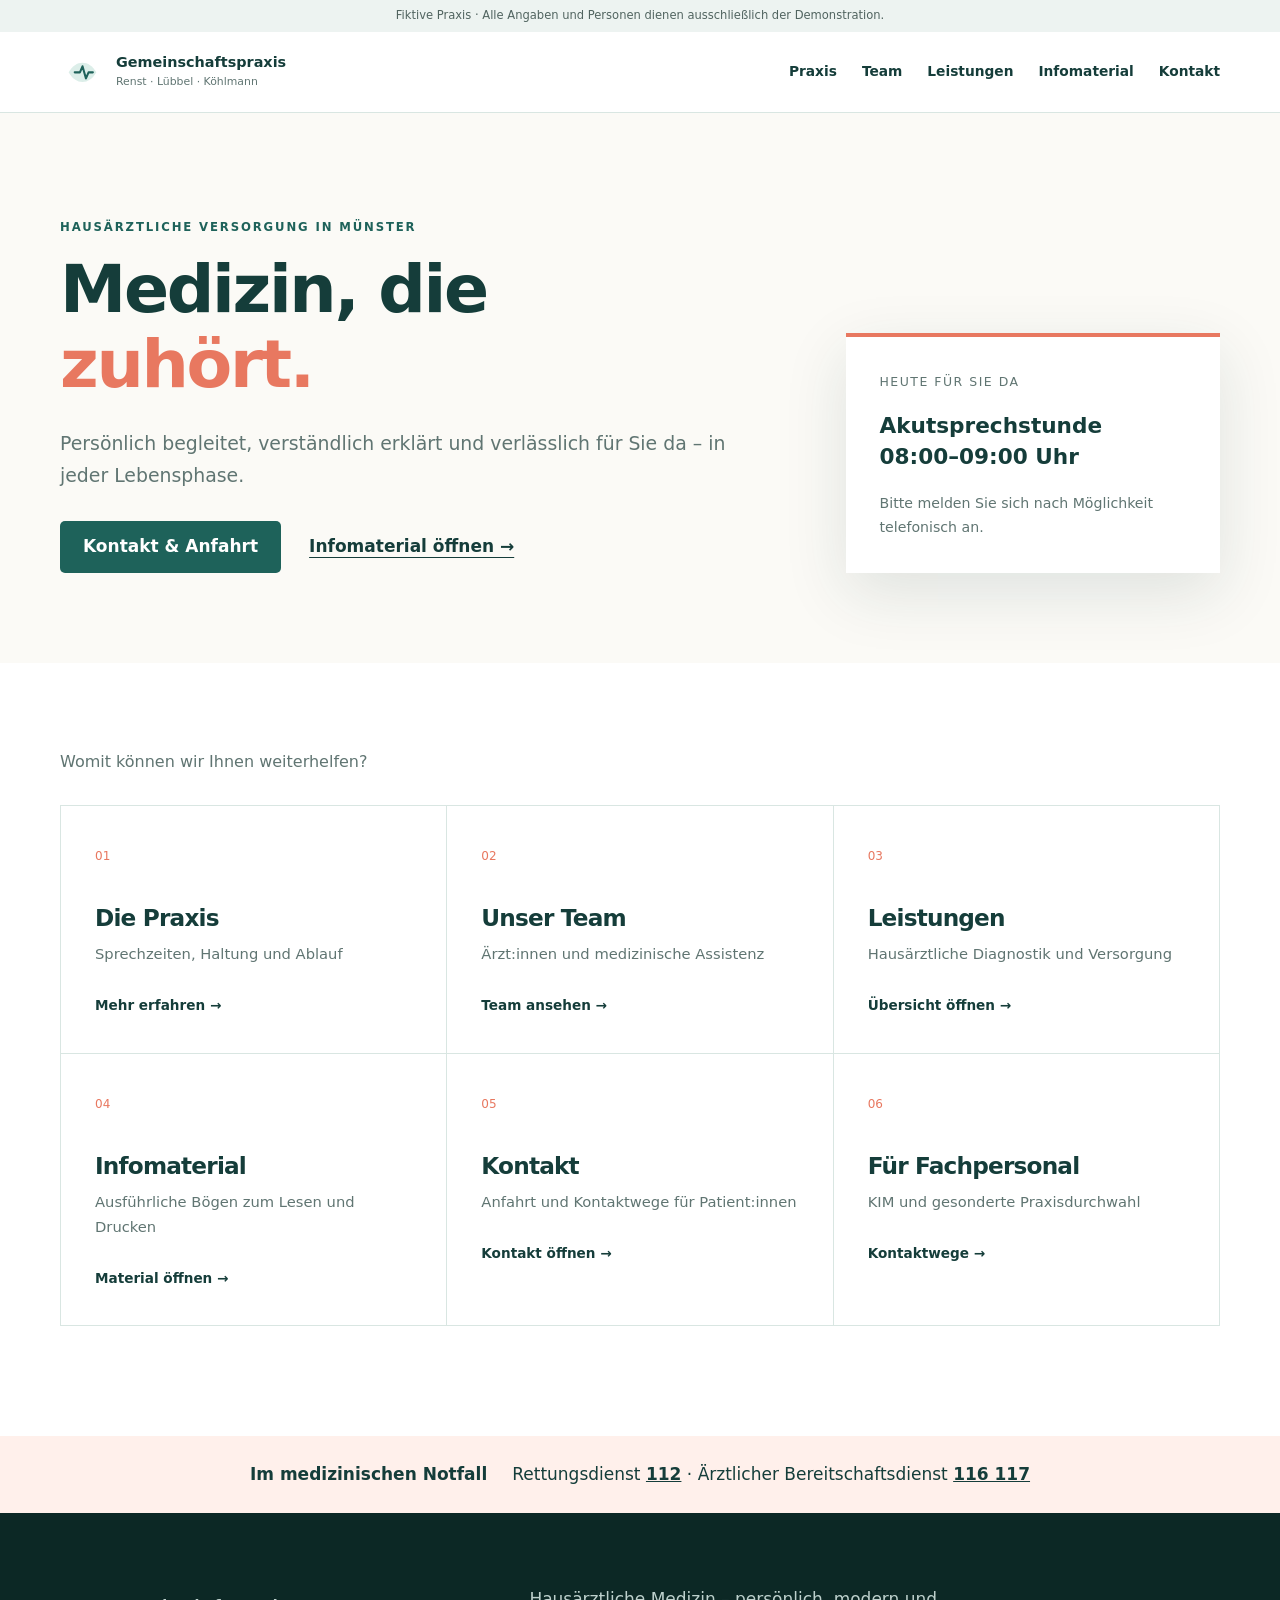
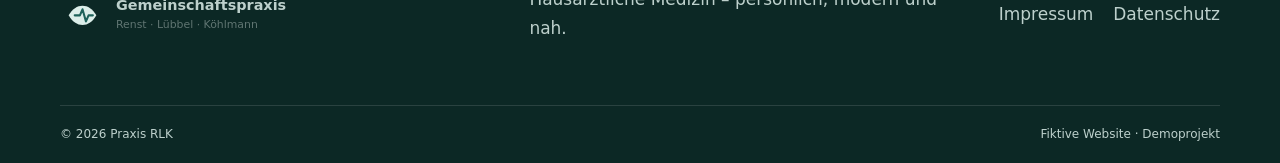
<file: index.html>
<!doctype html>
<html lang="de">
  <head>
    <meta charset="UTF-8" />
    <meta name="viewport" content="width=device-width,initial-scale=1" />
    <meta name="description" content="Fiktive Hausarztpraxis in Münster" />
    <title>Gemeinschaftspraxis RLK · Praxis RLK</title>
    <link rel="stylesheet" href="styles.css" />
  </head>
  <body>
    <a class="skip-link" href="#main-content">Zum Inhalt springen</a>
    <div class="demo-bar">
      Fiktive Praxis · Alle Angaben und Personen dienen ausschließlich der
      Demonstration.
    </div>
    <header class="site-header">
      <div class="container header-inner">
        <a class="brand" href="index.html" aria-label="Zur Startseite"
          ><svg class="logo" viewBox="0 0 52 52" aria-hidden="true">
            <path d="M10 27c8-15 24-15 32 0-8 15-24 15-32 0Z" />
            <path d="M17 27h6l3-7 4 14 3-7h5" /></svg
          ><span
            ><strong>Gemeinschaftspraxis</strong
            ><small>Renst · Lübbel · Köhlmann</small></span
          ></a
        ><button
          class="menu-toggle"
          type="button"
          aria-expanded="false"
          aria-controls="main-nav"
        >
          <span></span><span></span><span></span
          ><span class="sr-only">Menü öffnen</span>
        </button>
        <nav class="main-nav" id="main-nav" aria-label="Hauptnavigation">
          <a href="praxis.html">Praxis</a><a href="team.html">Team</a
          ><a href="leistungen.html">Leistungen</a
          ><a href="infomaterial.html">Infomaterial</a
          ><a href="kontakt.html">Kontakt</a>
        </nav>
      </div>
    </header>
    <main id="main-content">
      <section class="landing">
        <div class="container landing-grid">
          <div>
            <span class="eyebrow">Hausärztliche Versorgung in Münster</span>
            <h1>Medizin, die <em>zuhört.</em></h1>
            <p class="lead">
              Persönlich begleitet, verständlich erklärt und verlässlich für Sie
              da – in jeder Lebensphase.
            </p>
            <div class="hero-actions">
              <a class="button" href="kontakt.html">Kontakt & Anfahrt</a
              ><a class="text-link" href="infomaterial.html"
                >Infomaterial öffnen →</a
              >
            </div>
          </div>
          <div class="landing-panel">
            <span>Heute für Sie da</span
            ><strong>Akutsprechstunde<br />08:00–09:00 Uhr</strong
            ><small
              >Bitte melden Sie sich nach Möglichkeit telefonisch an.</small
            >
          </div>
        </div>
      </section>
      <section class="portal-section">
        <div class="container">
          <p class="portal-intro">Womit können wir Ihnen weiterhelfen?</p>
          <nav class="portal-grid" aria-label="Praxisbereiche">
            <a href="praxis.html"
              ><span>01</span>
              <h2>Die Praxis</h2>
              <p>Sprechzeiten, Haltung und Ablauf</p>
              <b>Mehr erfahren →</b></a
            ><a href="team.html"
              ><span>02</span>
              <h2>Unser Team</h2>
              <p>Ärzt:innen und medizinische Assistenz</p>
              <b>Team ansehen →</b></a
            ><a href="leistungen.html"
              ><span>03</span>
              <h2>Leistungen</h2>
              <p>Hausärztliche Diagnostik und Versorgung</p>
              <b>Übersicht öffnen →</b></a
            ><a href="infomaterial.html"
              ><span>04</span>
              <h2>Infomaterial</h2>
              <p>Ausführliche Bögen zum Lesen und Drucken</p>
              <b>Material öffnen →</b></a
            ><a href="kontakt.html"
              ><span>05</span>
              <h2>Kontakt</h2>
              <p>Anfahrt und Kontaktwege für Patient:innen</p>
              <b>Kontakt öffnen →</b></a
            ><a href="kontakt.html#fachpersonal"
              ><span>06</span>
              <h2>Für Fachpersonal</h2>
              <p>KIM und gesonderte Praxisdurchwahl</p>
              <b>Kontaktwege →</b></a
            >
          </nav>
        </div>
      </section>
      <aside class="emergency">
        <div class="container">
          <b>Im medizinischen Notfall</b>
          <p>
            Rettungsdienst <a href="tel:112">112</a> · Ärztlicher
            Bereitschaftsdienst <a href="tel:116117">116 117</a>
          </p>
        </div>
      </aside>
    </main>
    <footer class="site-footer">
      <div class="container footer-main">
        <a class="brand" href="index.html" aria-label="Zur Startseite"
          ><svg class="logo" viewBox="0 0 52 52" aria-hidden="true">
            <path d="M10 27c8-15 24-15 32 0-8 15-24 15-32 0Z" />
            <path d="M17 27h6l3-7 4 14 3-7h5" /></svg
          ><span
            ><strong>Gemeinschaftspraxis</strong
            ><small>Renst · Lübbel · Köhlmann</small></span
          ></a
        >
        <p>Hausärztliche Medizin – persönlich, modern und nah.</p>
        <nav>
          <a href="impressum.html">Impressum</a
          ><a href="datenschutz.html">Datenschutz</a>
        </nav>
      </div>
      <div class="container footer-bottom">
        <span>© 2026 Praxis RLK</span><span>Fiktive Website · Demoprojekt</span>
      </div>
    </footer>
    <script src="script.js"></script>
  </body>
</html>
</file>
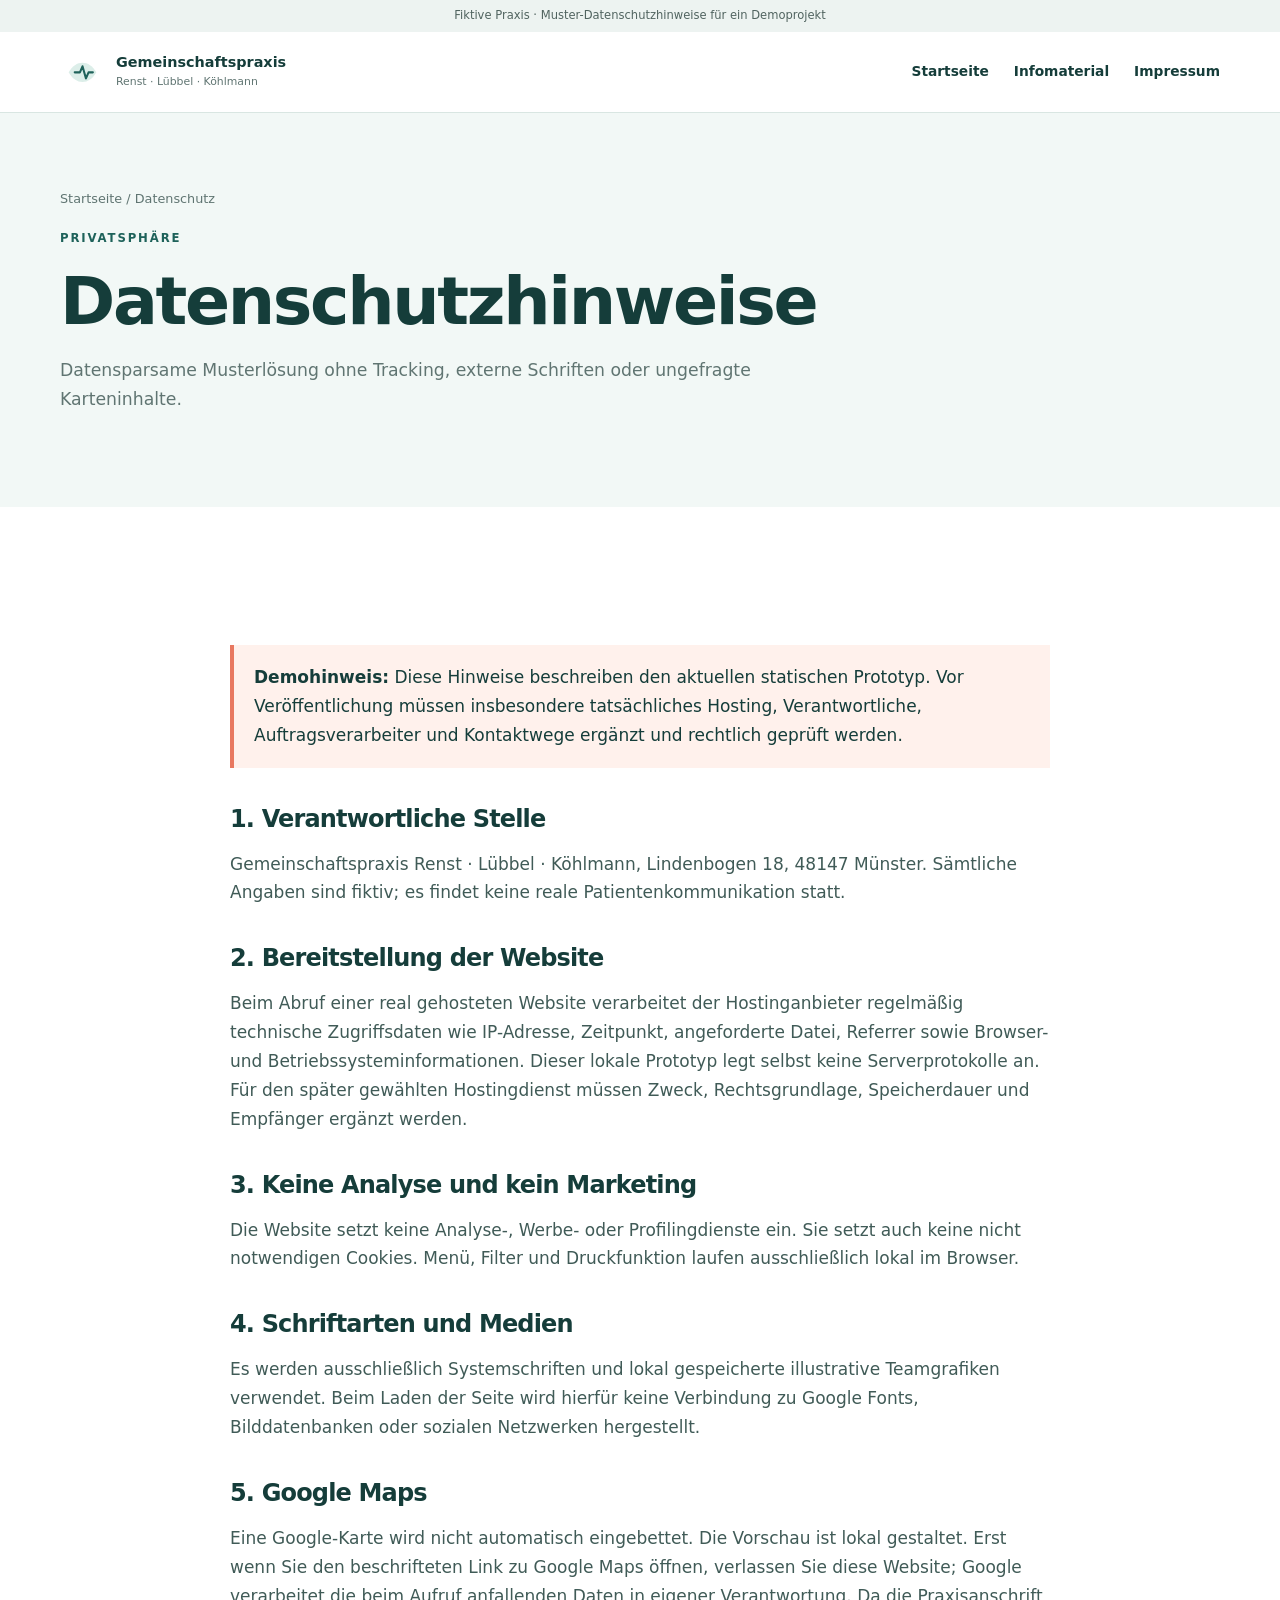
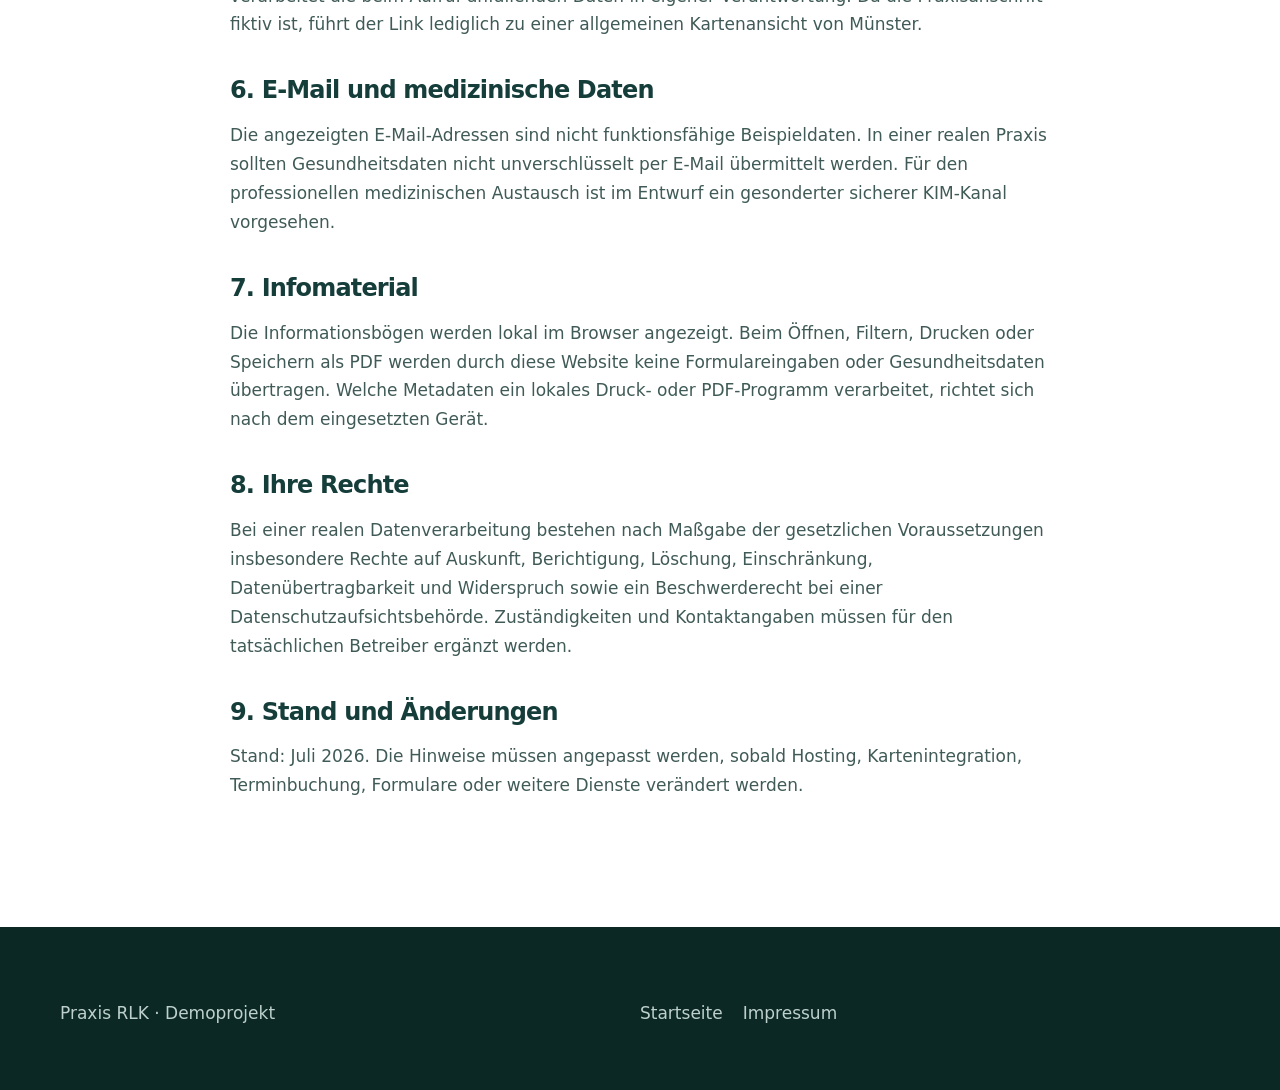
<file: datenschutz.html>
<!doctype html>
<html lang="de">
  <head>
    <meta charset="UTF-8" />
    <meta name="viewport" content="width=device-width,initial-scale=1" />
    <title>Datenschutz · Praxis RLK</title>
    <link rel="stylesheet" href="styles.css" />
  </head>
  <body>
    <div class="demo-bar">
      Fiktive Praxis · Muster-Datenschutzhinweise für ein Demoprojekt
    </div>
    <header class="site-header">
      <div class="container header-inner">
        <a class="brand" href="index.html"
          ><svg class="logo" viewBox="0 0 52 52">
            <path d="M10 27c8-15 24-15 32 0-8 15-24 15-32 0Z" />
            <path d="M17 27h6l3-7 4 14 3-7h5" /></svg
          ><span
            ><strong>Gemeinschaftspraxis</strong
            ><small>Renst · Lübbel · Köhlmann</small></span
          ></a
        >
        <button
          class="menu-toggle"
          type="button"
          aria-expanded="false"
          aria-controls="main-nav"
        >
          <span></span><span></span><span></span
          ><span class="sr-only">Menü öffnen</span>
        </button>
        <nav class="main-nav" id="main-nav" aria-label="Hauptnavigation">
          <a href="index.html">Startseite</a
          ><a href="infomaterial.html">Infomaterial</a
          ><a href="impressum.html">Impressum</a>
        </nav>
      </div>
    </header>
    <main>
      <section class="subpage-hero">
        <div class="container">
          <div class="breadcrumbs">
            <a href="index.html">Startseite</a> / Datenschutz
          </div>
          <span class="eyebrow">Privatsphäre</span>
          <h1>Datenschutzhinweise</h1>
          <p>
            Datensparsame Musterlösung ohne Tracking, externe Schriften oder
            ungefragte Karteninhalte.
          </p>
        </div>
      </section>
      <section class="section">
        <div class="container legal-copy">
          <div class="notice">
            <b>Demohinweis:</b> Diese Hinweise beschreiben den aktuellen
            statischen Prototyp. Vor Veröffentlichung müssen insbesondere
            tatsächliches Hosting, Verantwortliche, Auftragsverarbeiter und
            Kontaktwege ergänzt und rechtlich geprüft werden.
          </div>
          <h2>1. Verantwortliche Stelle</h2>
          <p>
            Gemeinschaftspraxis Renst · Lübbel · Köhlmann, Lindenbogen 18, 48147
            Münster. Sämtliche Angaben sind fiktiv; es findet keine reale
            Patientenkommunikation statt.
          </p>
          <h2>2. Bereitstellung der Website</h2>
          <p>
            Beim Abruf einer real gehosteten Website verarbeitet der
            Hostinganbieter regelmäßig technische Zugriffsdaten wie IP-Adresse,
            Zeitpunkt, angeforderte Datei, Referrer sowie Browser- und
            Betriebssysteminformationen. Dieser lokale Prototyp legt selbst
            keine Serverprotokolle an. Für den später gewählten Hostingdienst
            müssen Zweck, Rechtsgrundlage, Speicherdauer und Empfänger ergänzt
            werden.
          </p>
          <h2>3. Keine Analyse und kein Marketing</h2>
          <p>
            Die Website setzt keine Analyse-, Werbe- oder Profilingdienste ein.
            Sie setzt auch keine nicht notwendigen Cookies. Menü, Filter und
            Druckfunktion laufen ausschließlich lokal im Browser.
          </p>
          <h2>4. Schriftarten und Medien</h2>
          <p>
            Es werden ausschließlich Systemschriften und lokal gespeicherte
            illustrative Teamgrafiken verwendet. Beim Laden der Seite wird
            hierfür keine Verbindung zu Google Fonts, Bilddatenbanken oder
            sozialen Netzwerken hergestellt.
          </p>
          <h2>5. Google Maps</h2>
          <p>
            Eine Google-Karte wird nicht automatisch eingebettet. Die Vorschau
            ist lokal gestaltet. Erst wenn Sie den beschrifteten Link zu Google
            Maps öffnen, verlassen Sie diese Website; Google verarbeitet die
            beim Aufruf anfallenden Daten in eigener Verantwortung. Da die
            Praxisanschrift fiktiv ist, führt der Link lediglich zu einer
            allgemeinen Kartenansicht von Münster.
          </p>
          <h2>6. E-Mail und medizinische Daten</h2>
          <p>
            Die angezeigten E-Mail-Adressen sind nicht funktionsfähige
            Beispieldaten. In einer realen Praxis sollten Gesundheitsdaten nicht
            unverschlüsselt per E-Mail übermittelt werden. Für den
            professionellen medizinischen Austausch ist im Entwurf ein
            gesonderter sicherer KIM-Kanal vorgesehen.
          </p>
          <h2>7. Infomaterial</h2>
          <p>
            Die Informationsbögen werden lokal im Browser angezeigt. Beim
            Öffnen, Filtern, Drucken oder Speichern als PDF werden durch diese
            Website keine Formulareingaben oder Gesundheitsdaten übertragen.
            Welche Metadaten ein lokales Druck- oder PDF-Programm verarbeitet,
            richtet sich nach dem eingesetzten Gerät.
          </p>
          <h2>8. Ihre Rechte</h2>
          <p>
            Bei einer realen Datenverarbeitung bestehen nach Maßgabe der
            gesetzlichen Voraussetzungen insbesondere Rechte auf Auskunft,
            Berichtigung, Löschung, Einschränkung, Datenübertragbarkeit und
            Widerspruch sowie ein Beschwerderecht bei einer
            Datenschutzaufsichtsbehörde. Zuständigkeiten und Kontaktangaben
            müssen für den tatsächlichen Betreiber ergänzt werden.
          </p>
          <h2>9. Stand und Änderungen</h2>
          <p>
            Stand: Juli 2026. Die Hinweise müssen angepasst werden, sobald
            Hosting, Kartenintegration, Terminbuchung, Formulare oder weitere
            Dienste verändert werden.
          </p>
        </div>
      </section>
    </main>
    <footer class="site-footer">
      <div class="container footer-main">
        <p>Praxis RLK · Demoprojekt</p>
        <nav>
          <a href="index.html">Startseite</a
          ><a href="impressum.html">Impressum</a>
        </nav>
      </div>
    </footer>
  </body>
</html>
</file>
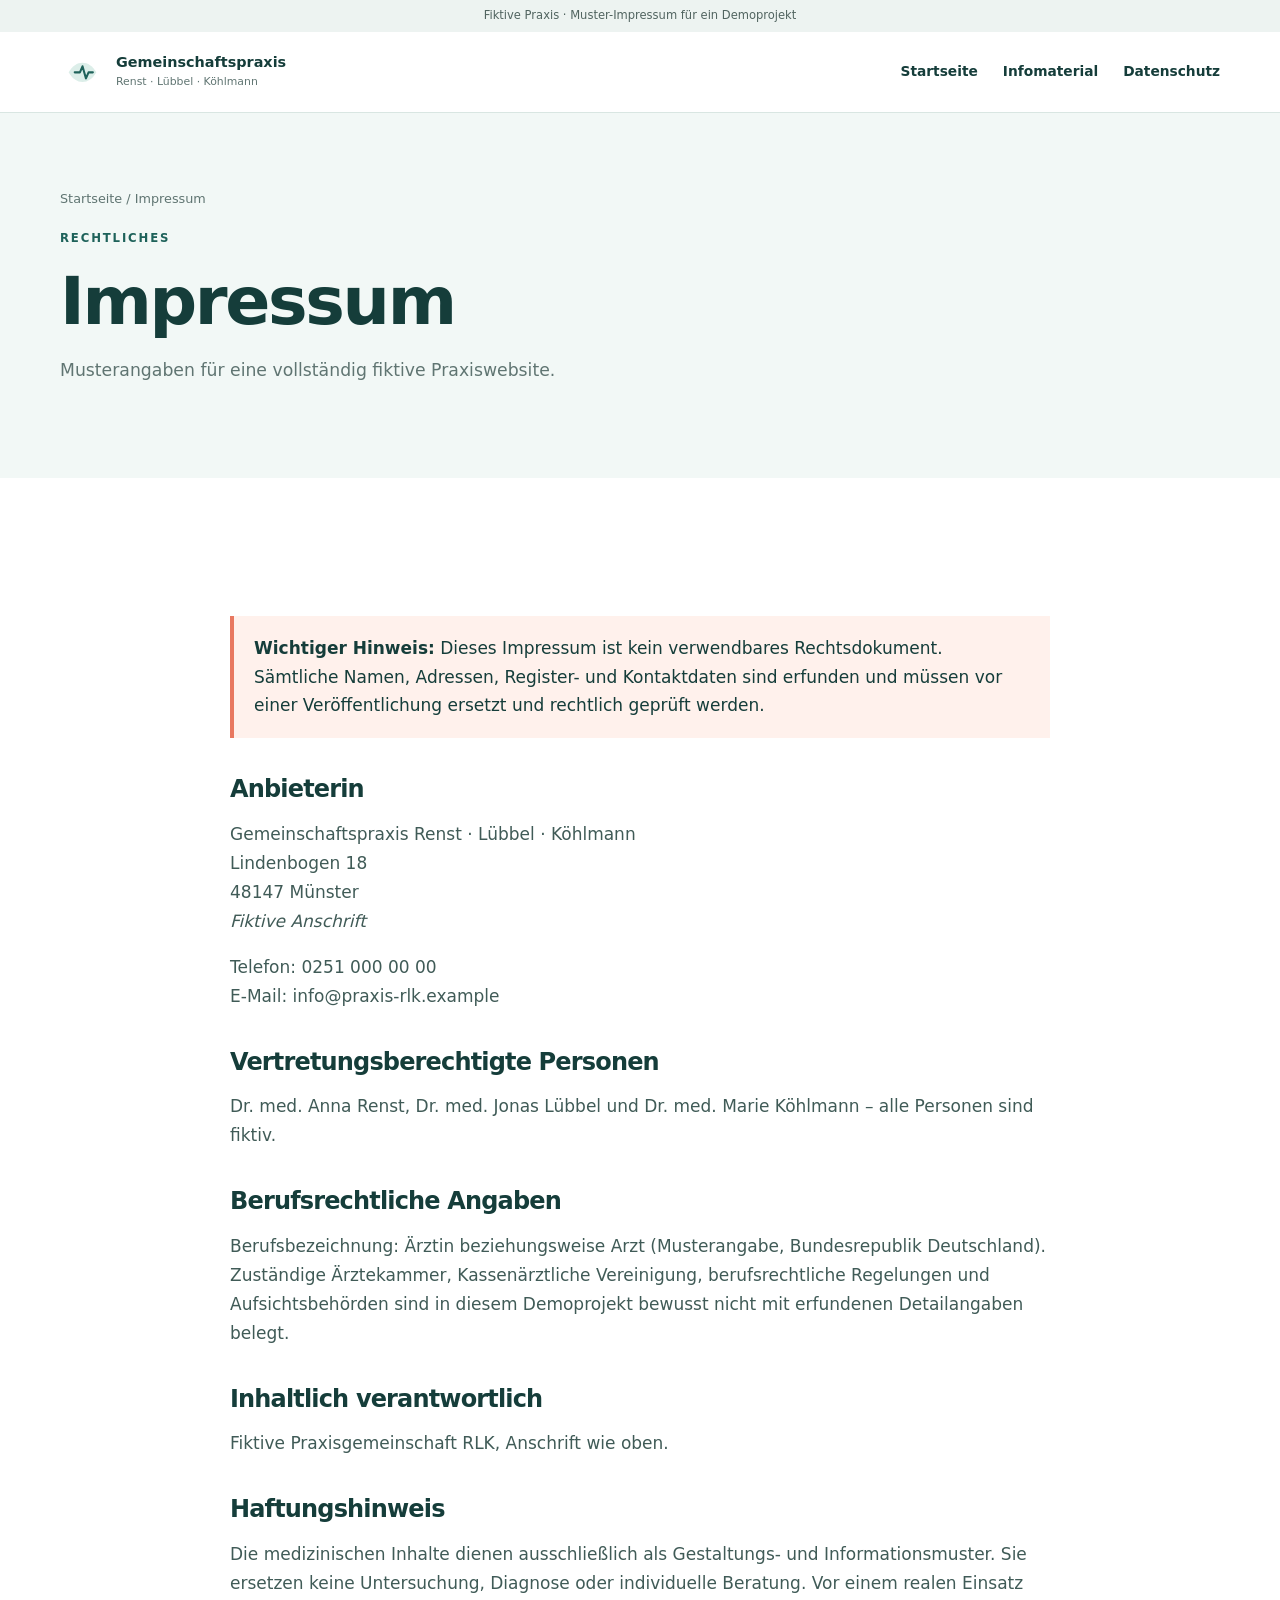
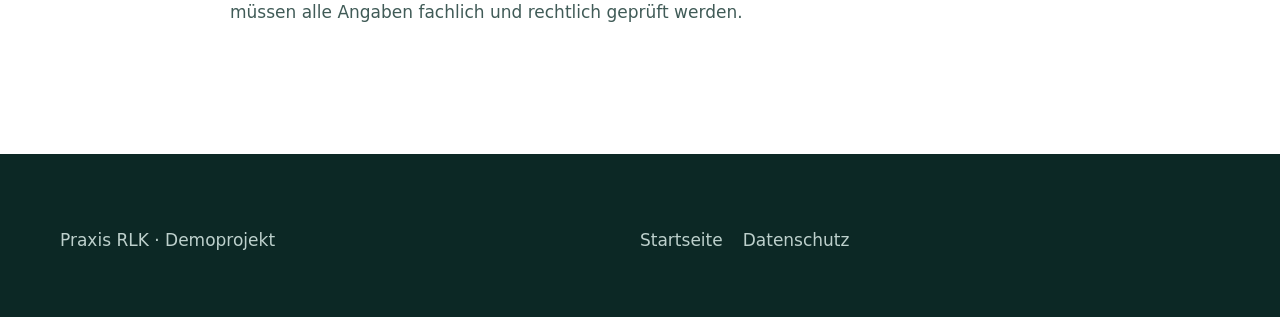
<file: impressum.html>
<!doctype html>
<html lang="de">
  <head>
    <meta charset="UTF-8" />
    <meta name="viewport" content="width=device-width,initial-scale=1" />
    <title>Impressum · Praxis RLK</title>
    <link rel="stylesheet" href="styles.css" />
  </head>
  <body>
    <div class="demo-bar">
      Fiktive Praxis · Muster-Impressum für ein Demoprojekt
    </div>
    <header class="site-header">
      <div class="container header-inner">
        <a class="brand" href="index.html"
          ><svg class="logo" viewBox="0 0 52 52">
            <path d="M10 27c8-15 24-15 32 0-8 15-24 15-32 0Z" />
            <path d="M17 27h6l3-7 4 14 3-7h5" /></svg
          ><span
            ><strong>Gemeinschaftspraxis</strong
            ><small>Renst · Lübbel · Köhlmann</small></span
          ></a
        >
        <button
          class="menu-toggle"
          type="button"
          aria-expanded="false"
          aria-controls="main-nav"
        >
          <span></span><span></span><span></span
          ><span class="sr-only">Menü öffnen</span>
        </button>
        <nav class="main-nav" id="main-nav" aria-label="Hauptnavigation">
          <a href="index.html">Startseite</a
          ><a href="infomaterial.html">Infomaterial</a
          ><a href="datenschutz.html">Datenschutz</a>
        </nav>
      </div>
    </header>
    <main>
      <section class="subpage-hero">
        <div class="container">
          <div class="breadcrumbs">
            <a href="index.html">Startseite</a> / Impressum
          </div>
          <span class="eyebrow">Rechtliches</span>
          <h1>Impressum</h1>
          <p>Musterangaben für eine vollständig fiktive Praxiswebsite.</p>
        </div>
      </section>
      <section class="section">
        <div class="container legal-copy">
          <div class="notice">
            <b>Wichtiger Hinweis:</b> Dieses Impressum ist kein verwendbares
            Rechtsdokument. Sämtliche Namen, Adressen, Register- und
            Kontaktdaten sind erfunden und müssen vor einer Veröffentlichung
            ersetzt und rechtlich geprüft werden.
          </div>
          <h2>Anbieterin</h2>
          <p>
            Gemeinschaftspraxis Renst · Lübbel · Köhlmann<br />Lindenbogen 18<br />48147
            Münster<br /><em>Fiktive Anschrift</em>
          </p>
          <p>Telefon: 0251 000 00 00<br />E-Mail: info@praxis-rlk.example</p>
          <h2>Vertretungsberechtigte Personen</h2>
          <p>
            Dr. med. Anna Renst, Dr. med. Jonas Lübbel und Dr. med. Marie
            Köhlmann – alle Personen sind fiktiv.
          </p>
          <h2>Berufsrechtliche Angaben</h2>
          <p>
            Berufsbezeichnung: Ärztin beziehungsweise Arzt (Musterangabe,
            Bundesrepublik Deutschland). Zuständige Ärztekammer, Kassenärztliche
            Vereinigung, berufsrechtliche Regelungen und Aufsichtsbehörden sind
            in diesem Demoprojekt bewusst nicht mit erfundenen Detailangaben
            belegt.
          </p>
          <h2>Inhaltlich verantwortlich</h2>
          <p>Fiktive Praxisgemeinschaft RLK, Anschrift wie oben.</p>
          <h2>Haftungshinweis</h2>
          <p>
            Die medizinischen Inhalte dienen ausschließlich als Gestaltungs- und
            Informationsmuster. Sie ersetzen keine Untersuchung, Diagnose oder
            individuelle Beratung. Vor einem realen Einsatz müssen alle Angaben
            fachlich und rechtlich geprüft werden.
          </p>
        </div>
      </section>
    </main>
    <footer class="site-footer">
      <div class="container footer-main">
        <p>Praxis RLK · Demoprojekt</p>
        <nav>
          <a href="index.html">Startseite</a
          ><a href="datenschutz.html">Datenschutz</a>
        </nav>
      </div>
    </footer>
  </body>
</html>
</file>
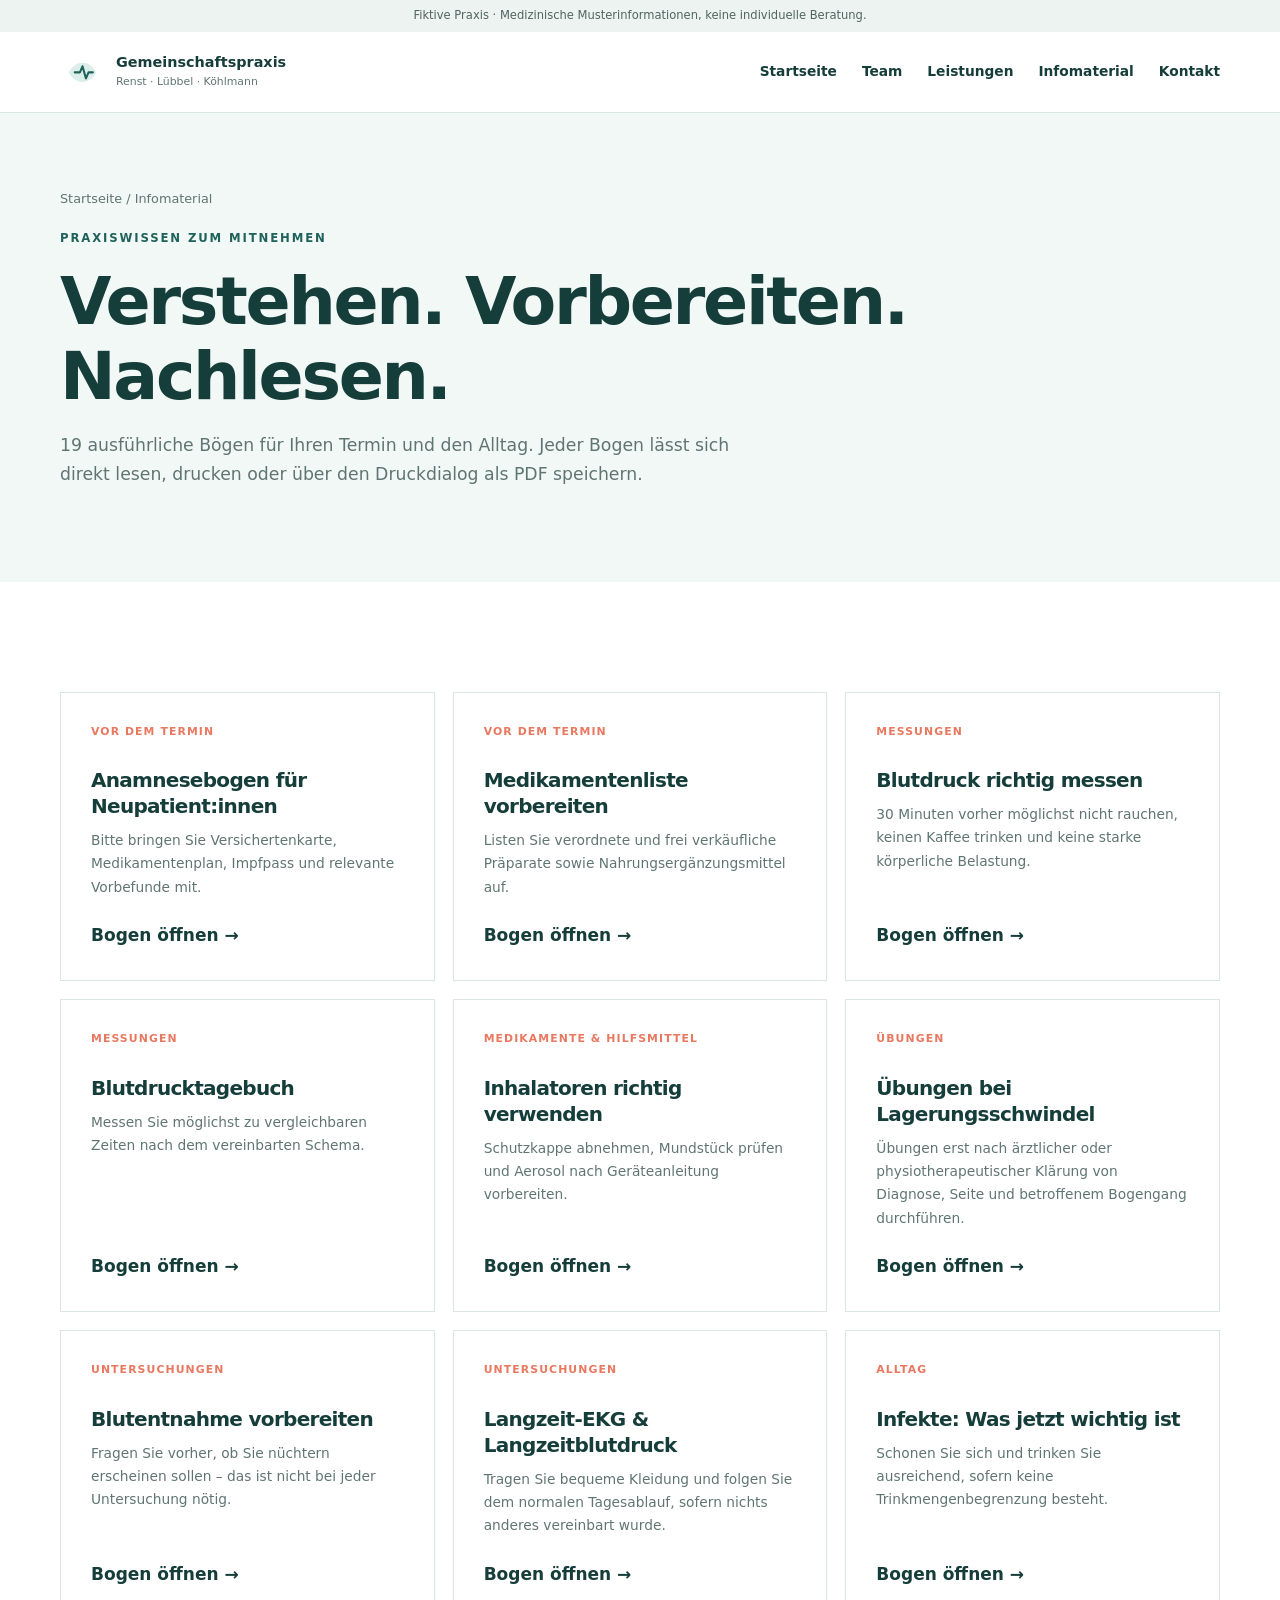
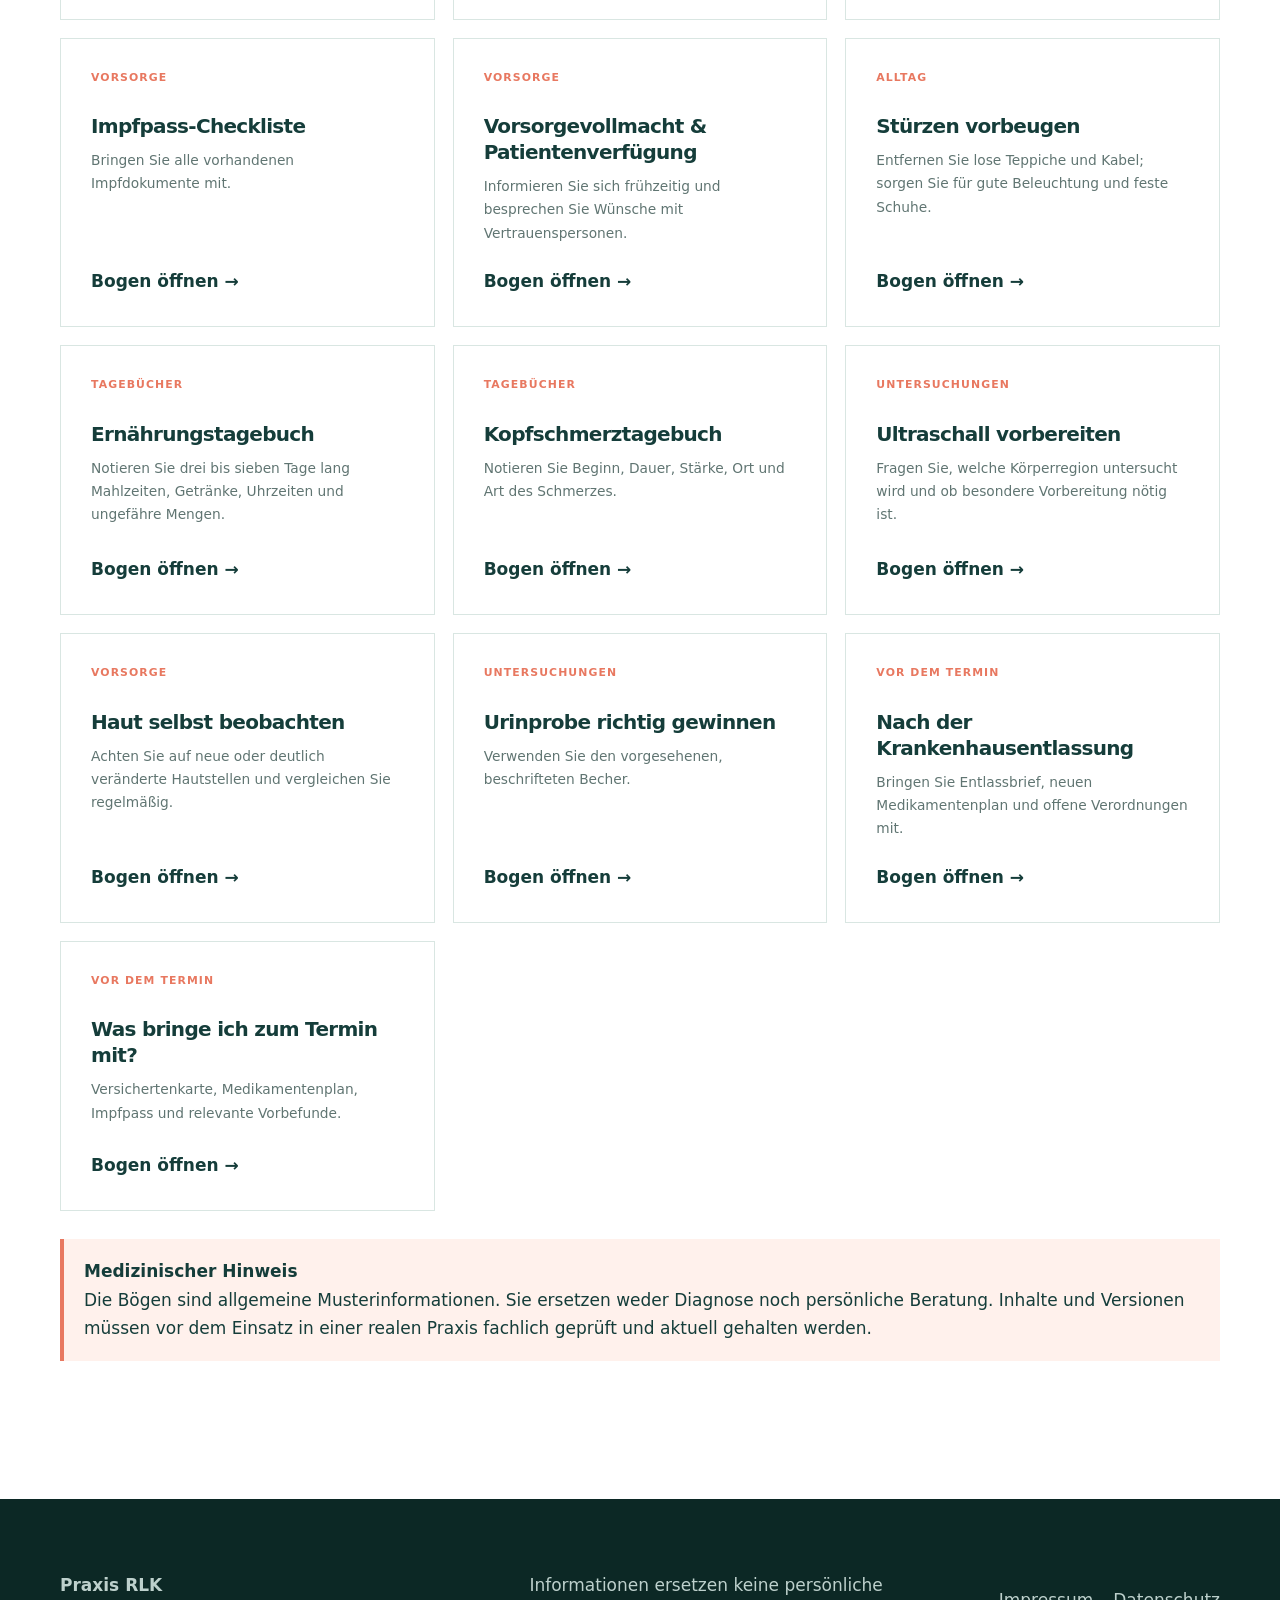
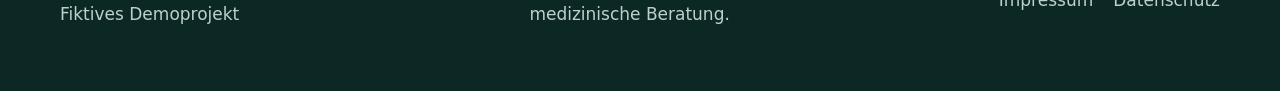
<file: infomaterial.html>
<!doctype html>
<html lang="de">
  <head>
    <meta charset="UTF-8" />
    <meta name="viewport" content="width=device-width,initial-scale=1" />
    <meta
      name="description"
      content="Druckbares Infomaterial der fiktiven Gemeinschaftspraxis RLK"
    />
    <title>Infomaterial · Praxis RLK</title>
    <link rel="stylesheet" href="styles.css" />
  </head>
  <body>
    <a class="skip-link" href="#main-content">Zum Inhalt springen</a>
    <div class="demo-bar">
      Fiktive Praxis · Medizinische Musterinformationen, keine individuelle
      Beratung.
    </div>
    <header class="site-header">
      <div class="container header-inner">
        <a class="brand" href="index.html"
          ><svg class="logo" viewBox="0 0 52 52">
            <path d="M10 27c8-15 24-15 32 0-8 15-24 15-32 0Z" />
            <path d="M17 27h6l3-7 4 14 3-7h5" /></svg
          ><span
            ><strong>Gemeinschaftspraxis</strong
            ><small>Renst · Lübbel · Köhlmann</small></span
          ></a
        ><button
          class="menu-toggle"
          type="button"
          aria-expanded="false"
          aria-controls="main-nav"
        >
          <span></span><span></span><span></span
          ><span class="sr-only">Menü öffnen</span>
        </button>
        <nav class="main-nav" id="main-nav">
          <a href="index.html">Startseite</a><a href="team.html">Team</a
          ><a href="leistungen.html">Leistungen</a
          ><a href="infomaterial.html">Infomaterial</a
          ><a href="kontakt.html">Kontakt</a>
        </nav>
      </div>
    </header>
    <main id="main-content">
      <section class="sheet" id="anamnese">
        <article class="info-sheet container">
          <div class="sheet-header">
            <p class="sheet-meta">
              Praxiswissen · Vor dem Termin · Stand Juli 2026
            </p>
            <h1>Anamnesebogen für Neupatient:innen</h1>
          </div>
          <div class="sheet-body prose-sheet">
            <p class="sheet-lead">Beim ersten Termin geht es nicht nur um die aktuellen Beschwerden. Die Praxis versucht auch zu verstehen, welche Erkrankungen, Behandlungen und Lebensumstände für Ihre Versorgung wichtig sind. Nehmen Sie sich deshalb vorab etwas Zeit und notieren Sie in eigenen Worten, weshalb Sie kommen, seit wann die Beschwerden bestehen und wodurch sie besser oder stärker werden. Vorhandene Arztbriefe, Befunde und Krankenhausberichte sind besonders hilfreich, wenn sie einen aktuellen Bezug haben; eine vollständige ungeordnete Akte ist meist nicht nötig.</p>
            <h2>Gut vorbereitet ins erste Gespräch</h2>
            <p>Erstellen Sie eine möglichst vollständige Liste Ihrer Medikamente. Dazu gehören verordnete Präparate, Bedarfsmedikamente, frei verkäufliche Mittel und Nahrungsergänzungsmittel. Name, Wirkstärke und Einnahmezeit sind wichtiger als die Farbe einer Tablette. Ergänzen Sie bekannte Allergien, Unverträglichkeiten, frühere Operationen sowie relevante Erkrankungen in der Familie. Impfpass, Medikationsplan und – falls vorhanden – Vorsorge- oder Notfalldokumente können Sie zum Termin mitbringen.</p>
            <p>Sie entscheiden, welche Angaben Sie machen möchten. Manche Informationen zu Beruf, Alltag, seelischer Belastung, Tabak oder Alkohol können medizinisch bedeutsam sein und werden vertraulich behandelt. Senden Sie Gesundheitsdaten nicht an eine unverschlüsselte allgemeine E-Mail-Adresse. Diese Demoseite speichert keine Eingaben; der Bogen ist zum Lesen, lokalen Ausfüllen oder Ausdrucken gedacht.</p>
            <div class="notice"><b>Wichtig:</b> Diese allgemeine Musterinformation ersetzt keine Untersuchung oder persönliche Beratung. Individuelle Anweisungen Ihrer behandelnden Praxis und die Anleitung des jeweiligen Herstellers haben Vorrang.</div>
            <h2>Wann medizinische Hilfe nötig ist</h2>
            <p>Neue, starke oder rasch zunehmende Beschwerden sollten zeitnah medizinisch beurteilt werden. Bei einer möglicherweise lebensbedrohlichen Situation – zum Beispiel schwerer Atemnot, Bewusstseinsstörung, Lähmung oder starkem Brustschmerz – wählen Sie 112. Außerhalb der Sprechzeiten erreichen Sie den ärztlichen Bereitschaftsdienst unter 116 117.</p>
            <p class="sheet-meta">Musterinformation · Version 2.0 · Stand Juli 2026 · Fachliche und rechtliche Prüfung vor einer realen Veröffentlichung erforderlich</p>
          </div>
          <div class="sheet-actions">
            <a class="button" href="infomaterial.html">← Zur Übersicht</a
            ><button class="button button-light" data-print type="button">
              Drucken / als PDF speichern
            </button>
          </div>
        </article>
      </section>
      <section class="sheet" id="medikamente">
        <article class="info-sheet container">
          <div class="sheet-header">
            <p class="sheet-meta">
              Praxiswissen · Vor dem Termin · Stand Juli 2026
            </p>
            <h1>Medikamentenliste vorbereiten</h1>
          </div>
          <div class="sheet-body prose-sheet">
            <p class="sheet-lead">Eine aktuelle Medikamentenliste hilft, Doppelverordnungen, Wechselwirkungen und Missverständnisse zu vermeiden. Übertragen Sie den vollständigen Namen von der Packung, die Wirkstärke, die tatsächlich eingenommene Menge und den Zeitpunkt. Vermerken Sie auch, wofür das Mittel gedacht ist und wer es verordnet hat. Rezeptfreie Schmerzmittel, pflanzliche Präparate, Vitamine, Tropfen, Salben und nur gelegentlich verwendete Medikamente gehören ebenfalls dazu.</p>
            <h2>Eine verlässliche Übersicht schaffen</h2>
            <p>Vergleichen Sie Ihre Liste regelmäßig mit den Packungen zu Hause. Notieren Sie abweichende Einnahmen ehrlich: Für die Behandlung ist es hilfreicher zu wissen, was Sie wirklich einnehmen, als nur den ursprünglichen Plan zu wiederholen. Beschwerden wie Schwindel, Übelkeit oder Müdigkeit können Sie mit dem ungefähren Beginn ergänzen. Setzen Sie ein Medikament wegen vermuteter Nebenwirkungen nicht eigenständig ab, sondern holen Sie – bei akuten schweren Reaktionen sofort – medizinischen Rat ein.</p>
            <p>Bringen Sie die Liste zu Praxis-, Apotheken- und Krankenhauskontakten mit. Nach einer Entlassung oder einer neuen Verordnung sollte geklärt werden, welche Mittel neu, geändert oder beendet wurden. Alte Packungen getrennt aufzubewahren verhindert Verwechslungen. Bei Unklarheiten können Praxis und Apotheke den Plan gemeinsam mit Ihnen abgleichen.</p>
            <div class="notice"><b>Wichtig:</b> Diese allgemeine Musterinformation ersetzt keine Untersuchung oder persönliche Beratung. Individuelle Anweisungen Ihrer behandelnden Praxis und die Anleitung des jeweiligen Herstellers haben Vorrang.</div>
            <h2>Wann medizinische Hilfe nötig ist</h2>
            <p>Neue, starke oder rasch zunehmende Beschwerden sollten zeitnah medizinisch beurteilt werden. Bei einer möglicherweise lebensbedrohlichen Situation – zum Beispiel schwerer Atemnot, Bewusstseinsstörung, Lähmung oder starkem Brustschmerz – wählen Sie 112. Außerhalb der Sprechzeiten erreichen Sie den ärztlichen Bereitschaftsdienst unter 116 117.</p>
            <p class="sheet-meta">Musterinformation · Version 2.0 · Stand Juli 2026 · Fachliche und rechtliche Prüfung vor einer realen Veröffentlichung erforderlich</p>
          </div>
          <div class="sheet-actions">
            <a class="button" href="infomaterial.html">← Zur Übersicht</a
            ><button class="button button-light" data-print type="button">
              Drucken / als PDF speichern
            </button>
          </div>
        </article>
      </section>
      <section class="sheet" id="blutdruck">
        <article class="info-sheet container">
          <div class="sheet-header">
            <p class="sheet-meta">Praxiswissen · Messungen · Stand Juli 2026</p>
            <h1>Blutdruck richtig messen</h1>
          </div>
          <div class="sheet-body prose-sheet">
            <p class="sheet-lead">Ein einzelner Blutdruckwert ist nur eine Momentaufnahme. Aussagekräftiger wird die Messung, wenn sie unter ähnlichen Bedingungen und nach einem mit der Praxis vereinbarten Schema erfolgt. Vermeiden Sie etwa dreißig Minuten vorher nach Möglichkeit Sport, Rauchen und koffeinhaltige Getränke. Setzen Sie sich dann ungefähr fünf Minuten ruhig hin. Rücken und Arm sollten abgestützt sein, die Füße stehen nebeneinander auf dem Boden und die Beine sind nicht überkreuzt.</p>
            <h2>So entstehen vergleichbare Messwerte</h2>
            <p>Legen Sie eine passende Oberarmmanschette auf unbekleideter Haut an und halten Sie den Messpunkt ungefähr auf Herzhöhe. Sprechen und bewegen Sie sich während der Messung nicht. Häufig werden zwei Werte mit etwa einer Minute Abstand erfasst; maßgeblich ist jedoch die persönliche Absprache. Schreiben Sie Datum, Uhrzeit, Blutdruck, Puls und besondere Umstände auf. Wiederholtes Messen direkt hintereinander aus Sorge kann die Beurteilung erschweren.</p>
            <p>Besprechen Sie Zielbereiche und auffällige Werte individuell, denn Alter, Schwangerschaft, Erkrankungen und Medikamente spielen eine Rolle. Ändern Sie die Dosis Ihrer Blutdruckmittel nicht allein anhand einzelner Werte. Bei Brustschmerz, schwerer Atemnot, Lähmung, Sprachstörung, Bewusstseinsstörung oder anderen bedrohlichen Beschwerden wählen Sie 112 – unabhängig von der angezeigten Zahl.</p>
            <div class="notice"><b>Wichtig:</b> Diese allgemeine Musterinformation ersetzt keine Untersuchung oder persönliche Beratung. Individuelle Anweisungen Ihrer behandelnden Praxis und die Anleitung des jeweiligen Herstellers haben Vorrang.</div>
            <h2>Wann medizinische Hilfe nötig ist</h2>
            <p>Neue, starke oder rasch zunehmende Beschwerden sollten zeitnah medizinisch beurteilt werden. Bei einer möglicherweise lebensbedrohlichen Situation – zum Beispiel schwerer Atemnot, Bewusstseinsstörung, Lähmung oder starkem Brustschmerz – wählen Sie 112. Außerhalb der Sprechzeiten erreichen Sie den ärztlichen Bereitschaftsdienst unter 116 117.</p>
            <p class="sheet-meta">Musterinformation · Version 2.0 · Stand Juli 2026 · Fachliche und rechtliche Prüfung vor einer realen Veröffentlichung erforderlich</p>
          </div>
          <div class="sheet-actions">
            <a class="button" href="infomaterial.html">← Zur Übersicht</a
            ><button class="button button-light" data-print type="button">
              Drucken / als PDF speichern
            </button>
          </div>
        </article>
      </section>
      <section class="sheet" id="tagebuch">
        <article class="info-sheet container">
          <div class="sheet-header">
            <p class="sheet-meta">Praxiswissen · Messungen · Stand Juli 2026</p>
            <h1>Blutdrucktagebuch</h1>
          </div>
          <div class="sheet-body prose-sheet">
            <p class="sheet-lead">Ein Blutdrucktagebuch soll einen Verlauf sichtbar machen und nicht möglichst viele Messungen sammeln. Vereinbaren Sie mit der Praxis, wie viele Tage sowie zu welchen Tageszeiten Sie messen sollen. Nutzen Sie möglichst dasselbe geprüfte Oberarmgerät und dieselbe Manschette. Vor jeder Messung gelten die gleichen Ruhebedingungen; dadurch lassen sich Werte besser vergleichen.</p>
            <h2>Nicht nur Zahlen, sondern Zusammenhänge festhalten</h2>
            <p>Tragen Sie Datum, Uhrzeit, oberen und unteren Wert sowie Puls unmittelbar ein. Ein kurzes Stichwort kann erklären, ob Schmerzen, Stress, Sport, schlechter Schlaf oder eine ausgelassene Einnahme vorlagen. Markieren Sie ungewöhnliche Messbedingungen, statt den Wert zu löschen. Ausreißer dürfen sichtbar bleiben, sollten aber nicht durch immer neue Kontrollmessungen ersetzt werden.</p>
            <p>Bringen Sie Tagebuch und Messgerät zum Termin mit. So kann die Praxis Messweise, Manschettengröße und gespeicherte Werte prüfen. Einzelwerte sind kein Grund, Medikamente selbst zu verändern. Plötzlich auftretende schwere Beschwerden müssen unabhängig vom Tagebuch medizinisch beurteilt werden; bei möglichen Notfällen gilt 112.</p>
            <div class="notice"><b>Wichtig:</b> Diese allgemeine Musterinformation ersetzt keine Untersuchung oder persönliche Beratung. Individuelle Anweisungen Ihrer behandelnden Praxis und die Anleitung des jeweiligen Herstellers haben Vorrang.</div>
            <h2>Wann medizinische Hilfe nötig ist</h2>
            <p>Neue, starke oder rasch zunehmende Beschwerden sollten zeitnah medizinisch beurteilt werden. Bei einer möglicherweise lebensbedrohlichen Situation – zum Beispiel schwerer Atemnot, Bewusstseinsstörung, Lähmung oder starkem Brustschmerz – wählen Sie 112. Außerhalb der Sprechzeiten erreichen Sie den ärztlichen Bereitschaftsdienst unter 116 117.</p>
            <p class="sheet-meta">Musterinformation · Version 2.0 · Stand Juli 2026 · Fachliche und rechtliche Prüfung vor einer realen Veröffentlichung erforderlich</p>
          </div>
          <div class="sheet-actions">
            <a class="button" href="infomaterial.html">← Zur Übersicht</a
            ><button class="button button-light" data-print type="button">
              Drucken / als PDF speichern
            </button>
          </div>
        </article>
      </section>
      <section class="sheet" id="inhalatoren">
        <article class="info-sheet container">
          <div class="sheet-header">
            <p class="sheet-meta">
              Praxiswissen · Medikamente & Hilfsmittel · Stand Juli 2026
            </p>
            <h1>Inhalatoren richtig verwenden</h1>
          </div>
          <div class="sheet-body prose-sheet">
            <p class="sheet-lead">Inhalatoren bringen einen Wirkstoff direkt in die Atemwege, funktionieren aber je nach Gerät unterschiedlich. Lassen Sie sich deshalb Ihr konkretes Modell in Praxis oder Apotheke zeigen und üben Sie die Anwendung. Prüfen Sie vorab Name, Dosiszähler und Vorbereitung laut Herstelleranleitung. Sitzen oder stehen Sie aufrecht und atmen Sie zunächst entspannt aus – niemals in das Mundstück, weil Feuchtigkeit vor allem Pulvergeräte beeinträchtigen kann.</p>
            <h2>Die Technik entscheidet mit</h2>
            <p>Bei einem Sprühinhalator beginnt die langsame, tiefe Einatmung gleichzeitig mit dem Sprühstoß. Ein vorgeschalteter Spacer kann die Abstimmung erleichtern. Bei einem Pulverinhalator wird die Dosis zunächst nach Geräteanleitung geladen; anschließend ist meist ein kräftiger, tiefer Atemzug erforderlich. Umschließen Sie das Mundstück dicht mit den Lippen, halten Sie danach den Atem – soweit angenehm – einige Sekunden an und atmen Sie langsam wieder aus. Die konkrete Anleitung Ihres Geräts hat immer Vorrang.</p>
            <p>Reinigen und lagern Sie das Gerät genau wie vorgesehen und beobachten Sie den Dosiszähler. Nach inhalativen Kortisonpräparaten ist häufig Mundspülen vorgesehen; klären Sie dies für Ihr Medikament. Bringen Sie den Inhalator regelmäßig zur Technikkontrolle mit. Wenn das Bedarfsmedikament deutlich häufiger nötig ist, die Wirkung ausbleibt oder Atemnot zunimmt, kontaktieren Sie die Praxis; bei schwerer Atemnot rufen Sie 112.</p>
            <div class="notice"><b>Wichtig:</b> Diese allgemeine Musterinformation ersetzt keine Untersuchung oder persönliche Beratung. Individuelle Anweisungen Ihrer behandelnden Praxis und die Anleitung des jeweiligen Herstellers haben Vorrang.</div>
            <h2>Wann medizinische Hilfe nötig ist</h2>
            <p>Neue, starke oder rasch zunehmende Beschwerden sollten zeitnah medizinisch beurteilt werden. Bei einer möglicherweise lebensbedrohlichen Situation – zum Beispiel schwerer Atemnot, Bewusstseinsstörung, Lähmung oder starkem Brustschmerz – wählen Sie 112. Außerhalb der Sprechzeiten erreichen Sie den ärztlichen Bereitschaftsdienst unter 116 117.</p>
            <p class="sheet-meta">Musterinformation · Version 2.0 · Stand Juli 2026 · Fachliche und rechtliche Prüfung vor einer realen Veröffentlichung erforderlich</p>
          </div>
          <div class="sheet-actions">
            <a class="button" href="infomaterial.html">← Zur Übersicht</a
            ><button class="button button-light" data-print type="button">
              Drucken / als PDF speichern
            </button>
          </div>
        </article>
      </section>
      <section class="sheet" id="lagerungsschwindel">
        <article class="info-sheet container">
          <div class="sheet-header">
            <p class="sheet-meta">Praxiswissen · Übungen · Stand Juli 2026</p>
            <h1>Übungen bei Lagerungsschwindel</h1>
          </div>
          <div class="sheet-body prose-sheet">
            <p class="sheet-lead">Gutartiger Lagerungsschwindel verursacht typischerweise kurze Drehschwindelattacken bei bestimmten Kopfbewegungen. Ähnliche Beschwerden können jedoch andere Ursachen haben. Ein Lagerungsmanöver sollte deshalb erst erfolgen, wenn Diagnose, betroffene Seite und Bogengang fachlich geklärt wurden. Lassen Sie sich die passende Bewegung zunächst zeigen; eine allgemeine Internetanleitung kann diese Auswahl nicht ersetzen.</p>
            <h2>Übungen erst nach geklärter Ursache</h2>
            <p>Sorgen Sie für eine sichere Umgebung, genügend Platz und möglichst eine Begleitperson. Führen Sie Bewegungen langsam und nach der gezeigten Reihenfolge aus. Vorübergehend kann deutlicher Schwindel mit Übelkeit auftreten. Brechen Sie ab, wenn Sie sich unsicher fühlen, stürzen könnten oder neue Beschwerden entstehen. Erkrankungen der Halswirbelsäule, Gefäße oder Augen sowie kürzliche Operationen können gegen bestimmte Manöver sprechen und gehören vorher angesprochen.</p>
            <p>Neue Lähmungen, Sprach- oder Sehstörungen, stärkster ungewohnter Kopfschmerz, Bewusstseinsstörung oder anhaltende Gangunfähigkeit passen nicht zu einer einfachen Selbstübung und erfordern rasche medizinische Hilfe. Bei bedrohlichen Zeichen wählen Sie 112. Bleibt der Schwindel bestehen oder kehrt er wieder, sollte die Diagnose erneut geprüft werden.</p>
            <div class="notice"><b>Wichtig:</b> Diese allgemeine Musterinformation ersetzt keine Untersuchung oder persönliche Beratung. Individuelle Anweisungen Ihrer behandelnden Praxis und die Anleitung des jeweiligen Herstellers haben Vorrang.</div>
            <h2>Wann medizinische Hilfe nötig ist</h2>
            <p>Neue, starke oder rasch zunehmende Beschwerden sollten zeitnah medizinisch beurteilt werden. Bei einer möglicherweise lebensbedrohlichen Situation – zum Beispiel schwerer Atemnot, Bewusstseinsstörung, Lähmung oder starkem Brustschmerz – wählen Sie 112. Außerhalb der Sprechzeiten erreichen Sie den ärztlichen Bereitschaftsdienst unter 116 117.</p>
            <p class="sheet-meta">Musterinformation · Version 2.0 · Stand Juli 2026 · Fachliche und rechtliche Prüfung vor einer realen Veröffentlichung erforderlich</p>
          </div>
          <div class="sheet-actions">
            <a class="button" href="infomaterial.html">← Zur Übersicht</a
            ><button class="button button-light" data-print type="button">
              Drucken / als PDF speichern
            </button>
          </div>
        </article>
      </section>
      <section class="sheet" id="labor">
        <article class="info-sheet container">
          <div class="sheet-header">
            <p class="sheet-meta">
              Praxiswissen · Untersuchungen · Stand Juli 2026
            </p>
            <h1>Blutentnahme vorbereiten</h1>
          </div>
          <div class="sheet-body prose-sheet">
            <p class="sheet-lead">Ob Sie für eine Blutentnahme nüchtern sein müssen, hängt von den geplanten Untersuchungen ab. Fragen Sie vorher konkret nach, statt vorsorglich lange nichts zu essen oder zu trinken. Wenn Nüchternheit vereinbart wurde, bedeutet dies üblicherweise einen festgelegten Zeitraum ohne Nahrung; ob Wasser, Kaffee oder Medikamente erlaubt sind, muss die Praxis individuell erklären.</p>
            <h2>Nüchtern ist nicht immer notwendig</h2>
            <p>Setzen Sie Medikamente niemals eigenständig für einen Laborwert ab. Teilen Sie mit, welche Mittel Sie wann eingenommen haben. Ausreichendes Wasser kann eine Blutentnahme erleichtern, sofern keine medizinische Trinkmengenbegrenzung besteht. Starke körperliche Belastung, Alkohol, akute Infekte und der Zeitpunkt der letzten Mahlzeit können einzelne Werte beeinflussen und sollten bei Bedarf dokumentiert werden.</p>
            <p>Bringen Sie Laborauftrag und relevante Vorwerte mit. Klären Sie auch, wann und auf welchem sicheren Weg Sie Ergebnisse erhalten und wer dringliche Befunde bespricht. Ein Laborwert außerhalb des Referenzbereichs ist nicht automatisch eine Krankheit; er wird immer zusammen mit Beschwerden, Untersuchung und weiteren Befunden beurteilt.</p>
            <div class="notice"><b>Wichtig:</b> Diese allgemeine Musterinformation ersetzt keine Untersuchung oder persönliche Beratung. Individuelle Anweisungen Ihrer behandelnden Praxis und die Anleitung des jeweiligen Herstellers haben Vorrang.</div>
            <h2>Wann medizinische Hilfe nötig ist</h2>
            <p>Neue, starke oder rasch zunehmende Beschwerden sollten zeitnah medizinisch beurteilt werden. Bei einer möglicherweise lebensbedrohlichen Situation – zum Beispiel schwerer Atemnot, Bewusstseinsstörung, Lähmung oder starkem Brustschmerz – wählen Sie 112. Außerhalb der Sprechzeiten erreichen Sie den ärztlichen Bereitschaftsdienst unter 116 117.</p>
            <p class="sheet-meta">Musterinformation · Version 2.0 · Stand Juli 2026 · Fachliche und rechtliche Prüfung vor einer realen Veröffentlichung erforderlich</p>
          </div>
          <div class="sheet-actions">
            <a class="button" href="infomaterial.html">← Zur Übersicht</a
            ><button class="button button-light" data-print type="button">
              Drucken / als PDF speichern
            </button>
          </div>
        </article>
      </section>
      <section class="sheet" id="langzeit">
        <article class="info-sheet container">
          <div class="sheet-header">
            <p class="sheet-meta">
              Praxiswissen · Untersuchungen · Stand Juli 2026
            </p>
            <h1>Langzeit-EKG & Langzeitblutdruck</h1>
          </div>
          <div class="sheet-body prose-sheet">
            <p class="sheet-lead">Langzeit-EKG und Langzeitblutdruck sollen Werte während eines normalen Tages erfassen. Tragen Sie lockere Kleidung und folgen Sie den Hinweisen zum Gerät. Elektroden, Kabel und Manschette dürfen nicht nass werden; Duschen, Baden oder Schwimmen sind während der Messung gewöhnlich nicht möglich. Manipulieren Sie das Gerät nicht und öffnen Sie keine Batteriefächer.</p>
            <h2>Den Alltag möglichst wirklichkeitsnah dokumentieren</h2>
            <p>Führen Sie Ihren Alltag soweit erlaubt normal fort. Schreiben Sie Schlafenszeiten, Bewegung, Medikamenteneinnahme und Beschwerden mit genauer Uhrzeit auf. Bei einem Langzeitblutdruckgerät halten Sie den Arm während des Aufpumpens möglichst ruhig. Scheuert eine Manschette oder löst sich eine Elektrode, wenden Sie sich nach der vereinbarten Anleitung an die Praxis, statt die gesamte Messung eigenständig abzubrechen.</p>
            <p>Das Gerät muss pünktlich zurückgegeben werden, damit Daten ausgewertet und weitere Termine eingehalten werden können. Starke oder bedrohliche Beschwerden werden nicht erst nach Ende der Aufzeichnung abgeklärt. Ein Aufzeichnungsgerät ersetzt keine Notfallhilfe; bei Brustschmerz, schwerer Atemnot oder Bewusstseinsstörung wählen Sie 112.</p>
            <div class="notice"><b>Wichtig:</b> Diese allgemeine Musterinformation ersetzt keine Untersuchung oder persönliche Beratung. Individuelle Anweisungen Ihrer behandelnden Praxis und die Anleitung des jeweiligen Herstellers haben Vorrang.</div>
            <h2>Wann medizinische Hilfe nötig ist</h2>
            <p>Neue, starke oder rasch zunehmende Beschwerden sollten zeitnah medizinisch beurteilt werden. Bei einer möglicherweise lebensbedrohlichen Situation – zum Beispiel schwerer Atemnot, Bewusstseinsstörung, Lähmung oder starkem Brustschmerz – wählen Sie 112. Außerhalb der Sprechzeiten erreichen Sie den ärztlichen Bereitschaftsdienst unter 116 117.</p>
            <p class="sheet-meta">Musterinformation · Version 2.0 · Stand Juli 2026 · Fachliche und rechtliche Prüfung vor einer realen Veröffentlichung erforderlich</p>
          </div>
          <div class="sheet-actions">
            <a class="button" href="infomaterial.html">← Zur Übersicht</a
            ><button class="button button-light" data-print type="button">
              Drucken / als PDF speichern
            </button>
          </div>
        </article>
      </section>
      <section class="sheet" id="infekt">
        <article class="info-sheet container">
          <div class="sheet-header">
            <p class="sheet-meta">Praxiswissen · Alltag · Stand Juli 2026</p>
            <h1>Infekte: Was jetzt wichtig ist</h1>
          </div>
          <div class="sheet-body prose-sheet">
            <p class="sheet-lead">Viele unkomplizierte Atemwegsinfekte bessern sich von selbst. Ruhe, ausreichend Flüssigkeit – sofern medizinisch nichts dagegenspricht – und eine an das Befinden angepasste Belastung können unterstützen. Lüften, sorgfältige Händehygiene und Abstand zu besonders gefährdeten Personen reduzieren Ansteckungen. Antibiotika wirken nicht gegen Viren und sollten nur nach medizinischer Beurteilung eingenommen werden.</p>
            <h2>Beschwerden beobachten und Warnzeichen erkennen</h2>
            <p>Beobachten Sie Verlauf, Temperatur, Atmung und Trinkmenge. Kontaktieren Sie die Praxis bei anhaltendem oder erneut steigendem Fieber, deutlicher Verschlechterung, starken Schmerzen, Austrocknungszeichen oder wenn Vorerkrankungen, Schwangerschaft, hohes Alter oder eine Immunschwäche das Risiko erhöhen. Für Kinder gelten eigene Beurteilungskriterien.</p>
            <p>Schwere Atemnot, bläuliche Lippen, Bewusstseinsstörung, Kreislaufkollaps oder ein sehr schweres Krankheitsgefühl sind Notfallzeichen. Wählen Sie dann 112. Verwenden Sie übrige Antibiotika nicht auf eigene Faust und teilen Sie Medikamente nicht mit anderen. Dieser Bogen ersetzt keine Diagnose und keine individuelle Empfehlung zu symptomlindernden Mitteln.</p>
            <div class="notice"><b>Wichtig:</b> Diese allgemeine Musterinformation ersetzt keine Untersuchung oder persönliche Beratung. Individuelle Anweisungen Ihrer behandelnden Praxis und die Anleitung des jeweiligen Herstellers haben Vorrang.</div>
            <h2>Wann medizinische Hilfe nötig ist</h2>
            <p>Neue, starke oder rasch zunehmende Beschwerden sollten zeitnah medizinisch beurteilt werden. Bei einer möglicherweise lebensbedrohlichen Situation – zum Beispiel schwerer Atemnot, Bewusstseinsstörung, Lähmung oder starkem Brustschmerz – wählen Sie 112. Außerhalb der Sprechzeiten erreichen Sie den ärztlichen Bereitschaftsdienst unter 116 117.</p>
            <p class="sheet-meta">Musterinformation · Version 2.0 · Stand Juli 2026 · Fachliche und rechtliche Prüfung vor einer realen Veröffentlichung erforderlich</p>
          </div>
          <div class="sheet-actions">
            <a class="button" href="infomaterial.html">← Zur Übersicht</a
            ><button class="button button-light" data-print type="button">
              Drucken / als PDF speichern
            </button>
          </div>
        </article>
      </section>
      <section class="sheet" id="impfpass">
        <article class="info-sheet container">
          <div class="sheet-header">
            <p class="sheet-meta">Praxiswissen · Vorsorge · Stand Juli 2026</p>
            <h1>Impfpass-Checkliste</h1>
          </div>
          <div class="sheet-body prose-sheet">
            <p class="sheet-lead">Bringen Sie vorhandene Impfpässe vollständig mit, auch wenn sie alt oder unübersichtlich wirken. Frühere Dokumente, Bescheinigungen und Angaben aus anderen Praxen können helfen, den Schutz nachzuvollziehen. Fehlende Einträge bedeuten nicht automatisch, dass jede Impfung neu begonnen werden muss; die Praxis bewertet Alter, Vorerkrankungen, Beruf, Reisepläne und bisherige Nachweise.</p>
            <h2>Impfschutz gemeinsam prüfen</h2>
            <p>Notieren Sie frühere starke Impfreaktionen, bekannte Allergien, eine Schwangerschaft oder immunsuppressive Behandlungen. Ein leichter Infekt verhindert eine Impfung nicht grundsätzlich, sollte aber angesprochen werden. Lassen Sie sich Nutzen, typische Reaktionen und besondere Risiken erklären und planen Sie bei Reisen genügend Vorlauf ein.</p>
            <p>Bewahren Sie den Impfpass sicher auf und fotografieren oder kopieren Sie ihn als zusätzliche Dokumentation. Nach einer Impfung sind Schmerzen an der Einstichstelle oder vorübergehendes Unwohlsein möglich. Bei Atemnot, Kreislaufproblemen oder anderen Zeichen einer schweren allergischen Reaktion ist sofortige Hilfe erforderlich.</p>
            <div class="notice"><b>Wichtig:</b> Diese allgemeine Musterinformation ersetzt keine Untersuchung oder persönliche Beratung. Individuelle Anweisungen Ihrer behandelnden Praxis und die Anleitung des jeweiligen Herstellers haben Vorrang.</div>
            <h2>Wann medizinische Hilfe nötig ist</h2>
            <p>Neue, starke oder rasch zunehmende Beschwerden sollten zeitnah medizinisch beurteilt werden. Bei einer möglicherweise lebensbedrohlichen Situation – zum Beispiel schwerer Atemnot, Bewusstseinsstörung, Lähmung oder starkem Brustschmerz – wählen Sie 112. Außerhalb der Sprechzeiten erreichen Sie den ärztlichen Bereitschaftsdienst unter 116 117.</p>
            <p class="sheet-meta">Musterinformation · Version 2.0 · Stand Juli 2026 · Fachliche und rechtliche Prüfung vor einer realen Veröffentlichung erforderlich</p>
          </div>
          <div class="sheet-actions">
            <a class="button" href="infomaterial.html">← Zur Übersicht</a
            ><button class="button button-light" data-print type="button">
              Drucken / als PDF speichern
            </button>
          </div>
        </article>
      </section>
      <section class="sheet" id="vorsorgevollmacht">
        <article class="info-sheet container">
          <div class="sheet-header">
            <p class="sheet-meta">Praxiswissen · Vorsorge · Stand Juli 2026</p>
            <h1>Vorsorgevollmacht & Patientenverfügung</h1>
          </div>
          <div class="sheet-body prose-sheet">
            <p class="sheet-lead">Eine Vorsorgevollmacht bestimmt, wer in Ihrem Namen handeln darf, wenn Sie selbst dazu nicht in der Lage sind. Eine Patientenverfügung beschreibt medizinische Wünsche für bestimmte Situationen. Beide Dokumente erfüllen unterschiedliche Aufgaben und sollten so konkret formuliert sein, dass Vertrauenspersonen und Behandlungsteam sie verstehen können.</p>
            <h2>Eigene Wünsche verständlich festhalten</h2>
            <p>Nutzen Sie aktuelle, seriöse Vorlagen und lassen Sie sich bei Unsicherheit rechtlich sowie medizinisch beraten. Sprechen Sie mit den bevollmächtigten Personen darüber, was Ihnen wichtig ist. Prüfen Sie Namen, Erreichbarkeit, Datum und Unterschriften und klären Sie, ob für einzelne Geschäfte besondere Formen erforderlich sind. Diese Musterwebsite bietet bewusst keine individuelle Rechtsberatung.</p>
            <p>Bewahren Sie Originale auffindbar auf und geben Sie Vertrauenspersonen Kopien oder Hinweise zum Aufbewahrungsort. Nehmen Sie die Dokumente in angemessenen Abständen erneut zur Hand, besonders nach einer Diagnose oder Änderung Ihrer Lebenssituation. Im Ernstfall zählt nicht nur ein Formular, sondern auch ein gut dokumentiertes gemeinsames Verständnis Ihrer Wünsche.</p>
            <div class="notice"><b>Wichtig:</b> Diese allgemeine Musterinformation ersetzt keine Untersuchung oder persönliche Beratung. Individuelle Anweisungen Ihrer behandelnden Praxis und die Anleitung des jeweiligen Herstellers haben Vorrang.</div>
            <h2>Wann medizinische Hilfe nötig ist</h2>
            <p>Neue, starke oder rasch zunehmende Beschwerden sollten zeitnah medizinisch beurteilt werden. Bei einer möglicherweise lebensbedrohlichen Situation – zum Beispiel schwerer Atemnot, Bewusstseinsstörung, Lähmung oder starkem Brustschmerz – wählen Sie 112. Außerhalb der Sprechzeiten erreichen Sie den ärztlichen Bereitschaftsdienst unter 116 117.</p>
            <p class="sheet-meta">Musterinformation · Version 2.0 · Stand Juli 2026 · Fachliche und rechtliche Prüfung vor einer realen Veröffentlichung erforderlich</p>
          </div>
          <div class="sheet-actions">
            <a class="button" href="infomaterial.html">← Zur Übersicht</a
            ><button class="button button-light" data-print type="button">
              Drucken / als PDF speichern
            </button>
          </div>
        </article>
      </section>
      <section class="sheet" id="sturz">
        <article class="info-sheet container">
          <div class="sheet-header">
            <p class="sheet-meta">Praxiswissen · Alltag · Stand Juli 2026</p>
            <h1>Stürzen vorbeugen</h1>
          </div>
          <div class="sheet-body prose-sheet">
            <p class="sheet-lead">Sturzprävention bedeutet nicht, aus Angst möglichst wenig zu gehen. Regelmäßige, angepasste Bewegung erhält Kraft, Gleichgewicht und Selbstständigkeit. Besprechen Sie geeignete Übungen, besonders wenn bereits Stürze, Schwindel, Gangunsicherheit oder Osteoporose vorliegen. Hilfsmittel sollten richtig eingestellt und tatsächlich genutzt werden.</p>
            <h2>Risiken erkennen, ohne Bewegung zu vermeiden</h2>
            <p>Prüfen Sie zu Hause Beleuchtung, lose Teppiche, Kabel, Türschwellen und rutschige Badezimmerflächen. Gut sitzende Schuhe, erreichbare Lichtschalter und Haltegriffe können helfen. Lassen Sie Seh- und Hörvermögen kontrollieren. Auch Medikamente können Müdigkeit, Blutdruckabfall oder Unsicherheit verursachen; verändern Sie sie nicht selbst, sondern bitten Sie um einen strukturierten Abgleich.</p>
            <p>Nach einem Sturz sollten Schmerzen, Kopfaufprall, Erinnerungslücken und die Fähigkeit aufzustehen beurteilt werden. Bei Bewusstlosigkeit, neuen neurologischen Zeichen, starken Schmerzen oder Einnahme bestimmter Blutverdünner ist rasche medizinische Hilfe wichtig. Erzählen Sie der Praxis auch von Beinahe-Stürzen, denn sie liefern wertvolle Hinweise.</p>
            <div class="notice"><b>Wichtig:</b> Diese allgemeine Musterinformation ersetzt keine Untersuchung oder persönliche Beratung. Individuelle Anweisungen Ihrer behandelnden Praxis und die Anleitung des jeweiligen Herstellers haben Vorrang.</div>
            <h2>Wann medizinische Hilfe nötig ist</h2>
            <p>Neue, starke oder rasch zunehmende Beschwerden sollten zeitnah medizinisch beurteilt werden. Bei einer möglicherweise lebensbedrohlichen Situation – zum Beispiel schwerer Atemnot, Bewusstseinsstörung, Lähmung oder starkem Brustschmerz – wählen Sie 112. Außerhalb der Sprechzeiten erreichen Sie den ärztlichen Bereitschaftsdienst unter 116 117.</p>
            <p class="sheet-meta">Musterinformation · Version 2.0 · Stand Juli 2026 · Fachliche und rechtliche Prüfung vor einer realen Veröffentlichung erforderlich</p>
          </div>
          <div class="sheet-actions">
            <a class="button" href="infomaterial.html">← Zur Übersicht</a
            ><button class="button button-light" data-print type="button">
              Drucken / als PDF speichern
            </button>
          </div>
        </article>
      </section>
      <section class="sheet" id="ernaehrung">
        <article class="info-sheet container">
          <div class="sheet-header">
            <p class="sheet-meta">
              Praxiswissen · Tagebücher · Stand Juli 2026
            </p>
            <h1>Ernährungstagebuch</h1>
          </div>
          <div class="sheet-body prose-sheet">
            <p class="sheet-lead">Ein Ernährungstagebuch ist keine Prüfung und sollte nichts beschönigen. Schreiben Sie für den vereinbarten Zeitraum zeitnah auf, was und ungefähr wie viel Sie essen und trinken. Ergänzen Sie Uhrzeit, Ort, Hunger, Sättigung und besondere Situationen wie Schichtdienst, Stress oder Beschwerden. Fotos können Mengen ergänzen, ersetzen aber nicht alle Angaben.</p>
            <h2>Gewohnheiten sichtbar machen</h2>
            <p>Notieren Sie auch Zwischenmahlzeiten, alkoholische Getränke, Nahrungsergänzungsmittel und scheinbar kleine Kostproben. Bei Verdacht auf Unverträglichkeiten sind Zeitpunkt und Art der Beschwerden wichtig. Streichen Sie Lebensmittelgruppen nicht längerfristig ohne Beratung, weil unnötige Einschränkungen Mangelversorgung fördern und die Diagnostik erschweren können.</p>
            <p>Die Auswertung sucht Muster und alltagstaugliche Veränderungen, keine perfekte Woche. Gewicht, Erkrankungen, Medikamente, Kultur und persönliche Ziele gehören in die Beratung einbezogen. Bei unbeabsichtigtem Gewichtsverlust, Schluckstörungen, anhaltendem Erbrechen oder Zeichen einer Essstörung sollte zeitnah professionelle Hilfe erfolgen.</p>
            <div class="notice"><b>Wichtig:</b> Diese allgemeine Musterinformation ersetzt keine Untersuchung oder persönliche Beratung. Individuelle Anweisungen Ihrer behandelnden Praxis und die Anleitung des jeweiligen Herstellers haben Vorrang.</div>
            <h2>Wann medizinische Hilfe nötig ist</h2>
            <p>Neue, starke oder rasch zunehmende Beschwerden sollten zeitnah medizinisch beurteilt werden. Bei einer möglicherweise lebensbedrohlichen Situation – zum Beispiel schwerer Atemnot, Bewusstseinsstörung, Lähmung oder starkem Brustschmerz – wählen Sie 112. Außerhalb der Sprechzeiten erreichen Sie den ärztlichen Bereitschaftsdienst unter 116 117.</p>
            <p class="sheet-meta">Musterinformation · Version 2.0 · Stand Juli 2026 · Fachliche und rechtliche Prüfung vor einer realen Veröffentlichung erforderlich</p>
          </div>
          <div class="sheet-actions">
            <a class="button" href="infomaterial.html">← Zur Übersicht</a
            ><button class="button button-light" data-print type="button">
              Drucken / als PDF speichern
            </button>
          </div>
        </article>
      </section>
      <section class="sheet" id="kopfschmerz">
        <article class="info-sheet container">
          <div class="sheet-header">
            <p class="sheet-meta">
              Praxiswissen · Tagebücher · Stand Juli 2026
            </p>
            <h1>Kopfschmerztagebuch</h1>
          </div>
          <div class="sheet-body prose-sheet">
            <p class="sheet-lead">Ein Kopfschmerztagebuch hilft, Häufigkeit und Verlauf genauer zu beschreiben. Tragen Sie Beginn, Dauer, Stärke, Ort und Charakter der Schmerzen ein. Begleiterscheinungen wie Übelkeit, Lichtempfindlichkeit, Sehstörungen oder Bewegungseinschränkung sind ebenso wichtig wie Menstruation, Schlaf, Belastung und mögliche Auslöser.</p>
            <h2>Muster für das Gespräch dokumentieren</h2>
            <p>Dokumentieren Sie jedes eingenommene Akutmedikament mit Name, Dosis und Wirkung. Häufige Einnahme kann Kopfschmerzen selbst verstärken; individuelle Grenzen sollten ärztlich besprochen werden. Das Tagebuch ist nicht dazu gedacht, pauschal Nahrungsmittel zu meiden, sondern wiederkehrende Zusammenhänge gemeinsam und ohne vorschnelle Schlüsse zu prüfen.</p>
            <p>Ein plötzlich einsetzender stärkster Kopfschmerz, neue Lähmung, Sprachstörung, Bewusstseinsstörung, Fieber mit Nackensteife oder Kopfschmerz nach schwerer Verletzung erfordert sofortige Abklärung. Bei solchen Zeichen wählen Sie 112. Neue oder deutlich veränderte Kopfschmerzen sollten unabhängig vom Tagebuch zeitnah beurteilt werden.</p>
            <div class="notice"><b>Wichtig:</b> Diese allgemeine Musterinformation ersetzt keine Untersuchung oder persönliche Beratung. Individuelle Anweisungen Ihrer behandelnden Praxis und die Anleitung des jeweiligen Herstellers haben Vorrang.</div>
            <h2>Wann medizinische Hilfe nötig ist</h2>
            <p>Neue, starke oder rasch zunehmende Beschwerden sollten zeitnah medizinisch beurteilt werden. Bei einer möglicherweise lebensbedrohlichen Situation – zum Beispiel schwerer Atemnot, Bewusstseinsstörung, Lähmung oder starkem Brustschmerz – wählen Sie 112. Außerhalb der Sprechzeiten erreichen Sie den ärztlichen Bereitschaftsdienst unter 116 117.</p>
            <p class="sheet-meta">Musterinformation · Version 2.0 · Stand Juli 2026 · Fachliche und rechtliche Prüfung vor einer realen Veröffentlichung erforderlich</p>
          </div>
          <div class="sheet-actions">
            <a class="button" href="infomaterial.html">← Zur Übersicht</a
            ><button class="button button-light" data-print type="button">
              Drucken / als PDF speichern
            </button>
          </div>
        </article>
      </section>
      <section class="sheet" id="ultraschall">
        <article class="info-sheet container">
          <div class="sheet-header">
            <p class="sheet-meta">
              Praxiswissen · Untersuchungen · Stand Juli 2026
            </p>
            <h1>Ultraschall vorbereiten</h1>
          </div>
          <div class="sheet-body prose-sheet">
            <p class="sheet-lead">Für Ultraschalluntersuchungen gelten je nach Körperregion unterschiedliche Vorbereitungen. Bei manchen Bauchuntersuchungen kann Nüchternheit sinnvoll sein, bei Untersuchungen der Harnblase eine gefüllte Blase. Fragen Sie deshalb bei der Terminvereinbarung konkret, was für Ihre Untersuchung gilt; allgemeine Regeln können die individuelle Anweisung nicht ersetzen.</p>
            <h2>Die richtige Vorbereitung vorher klären</h2>
            <p>Nehmen Sie Medikamente wie vereinbart ein und setzen Sie nichts eigenständig ab. Tragen Sie Kleidung, die den Untersuchungsbereich leicht zugänglich macht, und bringen Sie Überweisung, Vorbefunde sowie eine aktuelle Medikamentenliste mit. Informieren Sie die Praxis über akute Beschwerden und frühere Operationen in der untersuchten Region.</p>
            <p>Ultraschall arbeitet ohne Röntgenstrahlung, kann aber nicht jede Erkrankung sicher ausschließen. Der Befund wird zusammen mit Beschwerden, Untersuchung und gegebenenfalls weiteren Verfahren bewertet. Klären Sie nach der Untersuchung, wann das Ergebnis besprochen wird und ob weitere Schritte geplant sind.</p>
            <div class="notice"><b>Wichtig:</b> Diese allgemeine Musterinformation ersetzt keine Untersuchung oder persönliche Beratung. Individuelle Anweisungen Ihrer behandelnden Praxis und die Anleitung des jeweiligen Herstellers haben Vorrang.</div>
            <h2>Wann medizinische Hilfe nötig ist</h2>
            <p>Neue, starke oder rasch zunehmende Beschwerden sollten zeitnah medizinisch beurteilt werden. Bei einer möglicherweise lebensbedrohlichen Situation – zum Beispiel schwerer Atemnot, Bewusstseinsstörung, Lähmung oder starkem Brustschmerz – wählen Sie 112. Außerhalb der Sprechzeiten erreichen Sie den ärztlichen Bereitschaftsdienst unter 116 117.</p>
            <p class="sheet-meta">Musterinformation · Version 2.0 · Stand Juli 2026 · Fachliche und rechtliche Prüfung vor einer realen Veröffentlichung erforderlich</p>
          </div>
          <div class="sheet-actions">
            <a class="button" href="infomaterial.html">← Zur Übersicht</a
            ><button class="button button-light" data-print type="button">
              Drucken / als PDF speichern
            </button>
          </div>
        </article>
      </section>
      <section class="sheet" id="haut">
        <article class="info-sheet container">
          <div class="sheet-header">
            <p class="sheet-meta">Praxiswissen · Vorsorge · Stand Juli 2026</p>
            <h1>Haut selbst beobachten</h1>
          </div>
          <div class="sheet-body prose-sheet">
            <p class="sheet-lead">Regelmäßige Aufmerksamkeit kann helfen, neue oder veränderte Hautstellen zu bemerken, ersetzt aber keine fachärztliche Untersuchung. Betrachten Sie bei gutem Licht auch schwer sichtbare Bereiche und bitten Sie bei Bedarf eine vertraute Person um Hilfe. Fotos sollten mit gleichem Abstand, Licht und einem Größenvergleich aufgenommen und sicher gespeichert werden.</p>
            <h2>Veränderungen nachvollziehbar beobachten</h2>
            <p>Achten Sie auf neue Stellen sowie Veränderungen von Form, Begrenzung, Farbe und Größe. Auch wiederholtes Bluten, eine nicht heilende Wunde, anhaltender Juckreiz oder eine auffällig rasche Entwicklung gehören angesprochen. Die bekannte ABCDE-Regel kann eine Merkhilfe sein, stellt aber weder Diagnose noch Entwarnung dar.</p>
            <p>Zeigen Sie auffällige Veränderungen zeitnah einer Ärztin oder einem Arzt, besonders bei persönlichem Hautkrebsrisiko. Verlassen Sie sich nicht auf Apps oder Fotos allein. Konsequenter Sonnenschutz umfasst Schatten, Kleidung und geeignetes Sonnenschutzmittel; Solarien erhöhen die UV-Belastung und sind keine sichere Alternative.</p>
            <div class="notice"><b>Wichtig:</b> Diese allgemeine Musterinformation ersetzt keine Untersuchung oder persönliche Beratung. Individuelle Anweisungen Ihrer behandelnden Praxis und die Anleitung des jeweiligen Herstellers haben Vorrang.</div>
            <h2>Wann medizinische Hilfe nötig ist</h2>
            <p>Neue, starke oder rasch zunehmende Beschwerden sollten zeitnah medizinisch beurteilt werden. Bei einer möglicherweise lebensbedrohlichen Situation – zum Beispiel schwerer Atemnot, Bewusstseinsstörung, Lähmung oder starkem Brustschmerz – wählen Sie 112. Außerhalb der Sprechzeiten erreichen Sie den ärztlichen Bereitschaftsdienst unter 116 117.</p>
            <p class="sheet-meta">Musterinformation · Version 2.0 · Stand Juli 2026 · Fachliche und rechtliche Prüfung vor einer realen Veröffentlichung erforderlich</p>
          </div>
          <div class="sheet-actions">
            <a class="button" href="infomaterial.html">← Zur Übersicht</a
            ><button class="button button-light" data-print type="button">
              Drucken / als PDF speichern
            </button>
          </div>
        </article>
      </section>
      <section class="sheet" id="urinprobe">
        <article class="info-sheet container">
          <div class="sheet-header">
            <p class="sheet-meta">
              Praxiswissen · Untersuchungen · Stand Juli 2026
            </p>
            <h1>Urinprobe richtig gewinnen</h1>
          </div>
          <div class="sheet-body prose-sheet">
            <p class="sheet-lead">Verwenden Sie den von der Praxis vorgesehenen, sauberen Probenbecher und beschriften Sie ihn wie vereinbart. Waschen Sie vorher die Hände. Für viele Untersuchungen wird Mittelstrahlurin benötigt: Lassen Sie zunächst eine kleine Menge in die Toilette, fangen Sie dann Urin auf, ohne Becherinnenseite oder Deckel zu berühren, und beenden Sie das Wasserlassen wieder in die Toilette.</p>
            <h2>Eine möglichst wenig verunreinigte Probe gewinnen</h2>
            <p>Ob Morgenurin erforderlich ist und wie viel benötigt wird, hängt von der Fragestellung ab. Menstruation, Schwangerschaft, Antibiotika und bereits begonnene Behandlungen sollten Sie angeben. Für Säuglinge, Katheter oder spezielle Sammeluntersuchungen gelten andere Verfahren; lassen Sie sich diese gesondert erklären.</p>
            <p>Verschließen Sie den Becher sofort und geben Sie ihn möglichst zeitnah nach Praxisvorgabe ab. Lagern oder transportieren Sie die Probe nicht unnötig warm. Brennen beim Wasserlassen mit Fieber, Flankenschmerz, Erbrechen oder schwerem Krankheitsgefühl sollte rasch medizinisch abgeklärt werden.</p>
            <div class="notice"><b>Wichtig:</b> Diese allgemeine Musterinformation ersetzt keine Untersuchung oder persönliche Beratung. Individuelle Anweisungen Ihrer behandelnden Praxis und die Anleitung des jeweiligen Herstellers haben Vorrang.</div>
            <h2>Wann medizinische Hilfe nötig ist</h2>
            <p>Neue, starke oder rasch zunehmende Beschwerden sollten zeitnah medizinisch beurteilt werden. Bei einer möglicherweise lebensbedrohlichen Situation – zum Beispiel schwerer Atemnot, Bewusstseinsstörung, Lähmung oder starkem Brustschmerz – wählen Sie 112. Außerhalb der Sprechzeiten erreichen Sie den ärztlichen Bereitschaftsdienst unter 116 117.</p>
            <p class="sheet-meta">Musterinformation · Version 2.0 · Stand Juli 2026 · Fachliche und rechtliche Prüfung vor einer realen Veröffentlichung erforderlich</p>
          </div>
          <div class="sheet-actions">
            <a class="button" href="infomaterial.html">← Zur Übersicht</a
            ><button class="button button-light" data-print type="button">
              Drucken / als PDF speichern
            </button>
          </div>
        </article>
      </section>
      <section class="sheet" id="entlassung">
        <article class="info-sheet container">
          <div class="sheet-header">
            <p class="sheet-meta">
              Praxiswissen · Vor dem Termin · Stand Juli 2026
            </p>
            <h1>Nach der Krankenhausentlassung</h1>
          </div>
          <div class="sheet-body prose-sheet">
            <p class="sheet-lead">Nach einem Krankenhausaufenthalt treffen oft viele Informationen gleichzeitig ein. Lesen Sie Entlassbrief und Medikamentenplan gemeinsam mit einer geeigneten Fachperson. Markieren Sie, welche Medikamente neu sind, welche Dosis geändert wurde und welche Mittel beendet werden sollen. Verwenden Sie nicht parallel einen alten Plan, ohne Unterschiede zu klären.</p>
            <h2>Den Übergang nach Hause sicher gestalten</h2>
            <p>Vereinbaren Sie notwendige Kontrollen, Wundversorgung, Physiotherapie oder Facharzttermine möglichst früh. Klären Sie, wer Verordnungen ausstellt und wie lange vorhandene Medikamente reichen. Notieren Sie Belastungsgrenzen, Ernährungshinweise und Warnzeichen in verständlichen Worten. Angehörige oder Pflegedienste sollten mit Einwilligung einbezogen werden, wenn Unterstützung nötig ist.</p>
            <p>Wenden Sie sich bei widersprüchlichen Angaben an Krankenhaus, Hausarztpraxis oder Apotheke, statt selbst zu raten. Zunehmende Atemnot, Brustschmerz, Bewusstseinsstörung, starke Blutung oder andere bedrohliche Verschlechterungen gehören nicht in eine reguläre Terminanfrage; wählen Sie 112.</p>
            <div class="notice"><b>Wichtig:</b> Diese allgemeine Musterinformation ersetzt keine Untersuchung oder persönliche Beratung. Individuelle Anweisungen Ihrer behandelnden Praxis und die Anleitung des jeweiligen Herstellers haben Vorrang.</div>
            <h2>Wann medizinische Hilfe nötig ist</h2>
            <p>Neue, starke oder rasch zunehmende Beschwerden sollten zeitnah medizinisch beurteilt werden. Bei einer möglicherweise lebensbedrohlichen Situation – zum Beispiel schwerer Atemnot, Bewusstseinsstörung, Lähmung oder starkem Brustschmerz – wählen Sie 112. Außerhalb der Sprechzeiten erreichen Sie den ärztlichen Bereitschaftsdienst unter 116 117.</p>
            <p class="sheet-meta">Musterinformation · Version 2.0 · Stand Juli 2026 · Fachliche und rechtliche Prüfung vor einer realen Veröffentlichung erforderlich</p>
          </div>
          <div class="sheet-actions">
            <a class="button" href="infomaterial.html">← Zur Übersicht</a
            ><button class="button button-light" data-print type="button">
              Drucken / als PDF speichern
            </button>
          </div>
        </article>
      </section>
      <section class="sheet" id="termincheck">
        <article class="info-sheet container">
          <div class="sheet-header">
            <p class="sheet-meta">
              Praxiswissen · Vor dem Termin · Stand Juli 2026
            </p>
            <h1>Was bringe ich zum Termin mit?</h1>
          </div>
          <div class="sheet-body prose-sheet">
            <p class="sheet-lead">Überlegen Sie vor dem Termin, welches Anliegen heute am wichtigsten ist. Notieren Sie Beginn, Verlauf und Auswirkungen der Beschwerden sowie zwei oder drei zentrale Fragen. Mehrere komplexe Themen können zusätzliche Termine benötigen; eine kurze Priorisierung hilft, die verfügbare Zeit sinnvoll zu nutzen.</p>
            <h2>Mit einem klaren Anliegen zum Termin</h2>
            <p>Bringen Sie Versichertenkarte, Medikamentenplan und nur die relevanten Vorbefunde mit. Je nach Anlass können Impfpass, Blutdrucktagebuch, Messgerät, Krankenhausbrief oder eine Liste bisheriger Behandlungen hilfreich sein. Falls Sie sprachliche, körperliche oder kognitive Unterstützung benötigen, teilen Sie dies möglichst vorher mit.</p>
            <p>Schreiben Sie am Ende auf, was als Nächstes passieren soll: neue Einnahmehinweise, Kontrollen, Überweisungen und Warnzeichen. Fragen Sie nach, wenn etwas unverständlich ist. Senden Sie sensible Unterlagen nur über einen vereinbarten sicheren Weg und nutzen Sie bei medizinischen Notfällen nicht die reguläre Termin- oder E-Mail-Kommunikation.</p>
            <div class="notice"><b>Wichtig:</b> Diese allgemeine Musterinformation ersetzt keine Untersuchung oder persönliche Beratung. Individuelle Anweisungen Ihrer behandelnden Praxis und die Anleitung des jeweiligen Herstellers haben Vorrang.</div>
            <h2>Wann medizinische Hilfe nötig ist</h2>
            <p>Neue, starke oder rasch zunehmende Beschwerden sollten zeitnah medizinisch beurteilt werden. Bei einer möglicherweise lebensbedrohlichen Situation – zum Beispiel schwerer Atemnot, Bewusstseinsstörung, Lähmung oder starkem Brustschmerz – wählen Sie 112. Außerhalb der Sprechzeiten erreichen Sie den ärztlichen Bereitschaftsdienst unter 116 117.</p>
            <p class="sheet-meta">Musterinformation · Version 2.0 · Stand Juli 2026 · Fachliche und rechtliche Prüfung vor einer realen Veröffentlichung erforderlich</p>
          </div>
          <div class="sheet-actions">
            <a class="button" href="infomaterial.html">← Zur Übersicht</a
            ><button class="button button-light" data-print type="button">
              Drucken / als PDF speichern
            </button>
          </div>
        </article>
      </section>
      <div class="material-library">
        <section class="subpage-hero">
          <div class="container">
            <div class="breadcrumbs">
              <a href="index.html">Startseite</a> / Infomaterial
            </div>
            <span class="eyebrow">Praxiswissen zum Mitnehmen</span>
            <h1>Verstehen. Vorbereiten. Nachlesen.</h1>
            <p>
              19 ausführliche Bögen für Ihren Termin und den Alltag. Jeder Bogen
              lässt sich direkt lesen, drucken oder über den Druckdialog als PDF
              speichern.
            </p>
          </div>
        </section>
        <section class="section">
          <div class="container">
            <div class="material-grid">
              <article class="material-card" data-category="vorbereitung">
                <span class="tag">Vor dem Termin</span>
                <h2>Anamnesebogen für Neupatient:innen</h2>
                <p>
                  Bitte bringen Sie Versichertenkarte, Medikamentenplan,
                  Impfpass und relevante Vorbefunde mit.
                </p>
                <a href="#anamnese">Bogen öffnen →</a>
              </article>
              <article class="material-card" data-category="vorbereitung">
                <span class="tag">Vor dem Termin</span>
                <h2>Medikamentenliste vorbereiten</h2>
                <p>
                  Listen Sie verordnete und frei verkäufliche Präparate sowie
                  Nahrungsergänzungsmittel auf.
                </p>
                <a href="#medikamente">Bogen öffnen →</a>
              </article>
              <article class="material-card" data-category="messung">
                <span class="tag">Messungen</span>
                <h2>Blutdruck richtig messen</h2>
                <p>
                  30 Minuten vorher möglichst nicht rauchen, keinen Kaffee
                  trinken und keine starke körperliche Belastung.
                </p>
                <a href="#blutdruck">Bogen öffnen →</a>
              </article>
              <article class="material-card" data-category="messung">
                <span class="tag">Messungen</span>
                <h2>Blutdrucktagebuch</h2>
                <p>
                  Messen Sie möglichst zu vergleichbaren Zeiten nach dem
                  vereinbarten Schema.
                </p>
                <a href="#tagebuch">Bogen öffnen →</a>
              </article>
              <article class="material-card" data-category="hilfsmittel">
                <span class="tag">Medikamente & Hilfsmittel</span>
                <h2>Inhalatoren richtig verwenden</h2>
                <p>
                  Schutzkappe abnehmen, Mundstück prüfen und Aerosol nach
                  Geräteanleitung vorbereiten.
                </p>
                <a href="#inhalatoren">Bogen öffnen →</a>
              </article>
              <article class="material-card" data-category="uebung">
                <span class="tag">Übungen</span>
                <h2>Übungen bei Lagerungsschwindel</h2>
                <p>
                  Übungen erst nach ärztlicher oder physiotherapeutischer
                  Klärung von Diagnose, Seite und betroffenem Bogengang
                  durchführen.
                </p>
                <a href="#lagerungsschwindel">Bogen öffnen →</a>
              </article>
              <article class="material-card" data-category="vorbereitung">
                <span class="tag">Untersuchungen</span>
                <h2>Blutentnahme vorbereiten</h2>
                <p>
                  Fragen Sie vorher, ob Sie nüchtern erscheinen sollen – das ist
                  nicht bei jeder Untersuchung nötig.
                </p>
                <a href="#labor">Bogen öffnen →</a>
              </article>
              <article class="material-card" data-category="messung">
                <span class="tag">Untersuchungen</span>
                <h2>Langzeit-EKG & Langzeitblutdruck</h2>
                <p>
                  Tragen Sie bequeme Kleidung und folgen Sie dem normalen
                  Tagesablauf, sofern nichts anderes vereinbart wurde.
                </p>
                <a href="#langzeit">Bogen öffnen →</a>
              </article>
              <article class="material-card" data-category="alltag">
                <span class="tag">Alltag</span>
                <h2>Infekte: Was jetzt wichtig ist</h2>
                <p>
                  Schonen Sie sich und trinken Sie ausreichend, sofern keine
                  Trinkmengenbegrenzung besteht.
                </p>
                <a href="#infekt">Bogen öffnen →</a>
              </article>
              <article class="material-card" data-category="vorsorge">
                <span class="tag">Vorsorge</span>
                <h2>Impfpass-Checkliste</h2>
                <p>Bringen Sie alle vorhandenen Impfdokumente mit.</p>
                <a href="#impfpass">Bogen öffnen →</a>
              </article>
              <article class="material-card" data-category="vorsorge">
                <span class="tag">Vorsorge</span>
                <h2>Vorsorgevollmacht & Patientenverfügung</h2>
                <p>
                  Informieren Sie sich frühzeitig und besprechen Sie Wünsche mit
                  Vertrauenspersonen.
                </p>
                <a href="#vorsorgevollmacht">Bogen öffnen →</a>
              </article>
              <article class="material-card" data-category="alltag">
                <span class="tag">Alltag</span>
                <h2>Stürzen vorbeugen</h2>
                <p>
                  Entfernen Sie lose Teppiche und Kabel; sorgen Sie für gute
                  Beleuchtung und feste Schuhe.
                </p>
                <a href="#sturz">Bogen öffnen →</a>
              </article>
              <article class="material-card" data-category="messung">
                <span class="tag">Tagebücher</span>
                <h2>Ernährungstagebuch</h2>
                <p>
                  Notieren Sie drei bis sieben Tage lang Mahlzeiten, Getränke,
                  Uhrzeiten und ungefähre Mengen.
                </p>
                <a href="#ernaehrung">Bogen öffnen →</a>
              </article>
              <article class="material-card" data-category="messung">
                <span class="tag">Tagebücher</span>
                <h2>Kopfschmerztagebuch</h2>
                <p>
                  Notieren Sie Beginn, Dauer, Stärke, Ort und Art des Schmerzes.
                </p>
                <a href="#kopfschmerz">Bogen öffnen →</a>
              </article>
              <article class="material-card" data-category="vorbereitung">
                <span class="tag">Untersuchungen</span>
                <h2>Ultraschall vorbereiten</h2>
                <p>
                  Fragen Sie, welche Körperregion untersucht wird und ob
                  besondere Vorbereitung nötig ist.
                </p>
                <a href="#ultraschall">Bogen öffnen →</a>
              </article>
              <article class="material-card" data-category="vorsorge">
                <span class="tag">Vorsorge</span>
                <h2>Haut selbst beobachten</h2>
                <p>
                  Achten Sie auf neue oder deutlich veränderte Hautstellen und
                  vergleichen Sie regelmäßig.
                </p>
                <a href="#haut">Bogen öffnen →</a>
              </article>
              <article class="material-card" data-category="vorbereitung">
                <span class="tag">Untersuchungen</span>
                <h2>Urinprobe richtig gewinnen</h2>
                <p>Verwenden Sie den vorgesehenen, beschrifteten Becher.</p>
                <a href="#urinprobe">Bogen öffnen →</a>
              </article>
              <article class="material-card" data-category="vorbereitung">
                <span class="tag">Vor dem Termin</span>
                <h2>Nach der Krankenhausentlassung</h2>
                <p>
                  Bringen Sie Entlassbrief, neuen Medikamentenplan und offene
                  Verordnungen mit.
                </p>
                <a href="#entlassung">Bogen öffnen →</a>
              </article>
              <article class="material-card" data-category="vorbereitung">
                <span class="tag">Vor dem Termin</span>
                <h2>Was bringe ich zum Termin mit?</h2>
                <p>
                  Versichertenkarte, Medikamentenplan, Impfpass und relevante
                  Vorbefunde.
                </p>
                <a href="#termincheck">Bogen öffnen →</a>
              </article>
            </div>
            <div class="notice">
              <b>Medizinischer Hinweis</b><br />Die Bögen sind allgemeine
              Musterinformationen. Sie ersetzen weder Diagnose noch persönliche
              Beratung. Inhalte und Versionen müssen vor dem Einsatz in einer
              realen Praxis fachlich geprüft und aktuell gehalten werden.
            </div>
          </div>
        </section>
      </div>
    </main>
    <footer class="site-footer">
      <div class="container footer-main">
        <p><b>Praxis RLK</b><br />Fiktives Demoprojekt</p>
        <p>Informationen ersetzen keine persönliche medizinische Beratung.</p>
        <nav>
          <a href="impressum.html">Impressum</a
          ><a href="datenschutz.html">Datenschutz</a>
        </nav>
      </div>
    </footer>
    <script src="script.js"></script>
  </body>
</html>
</file>
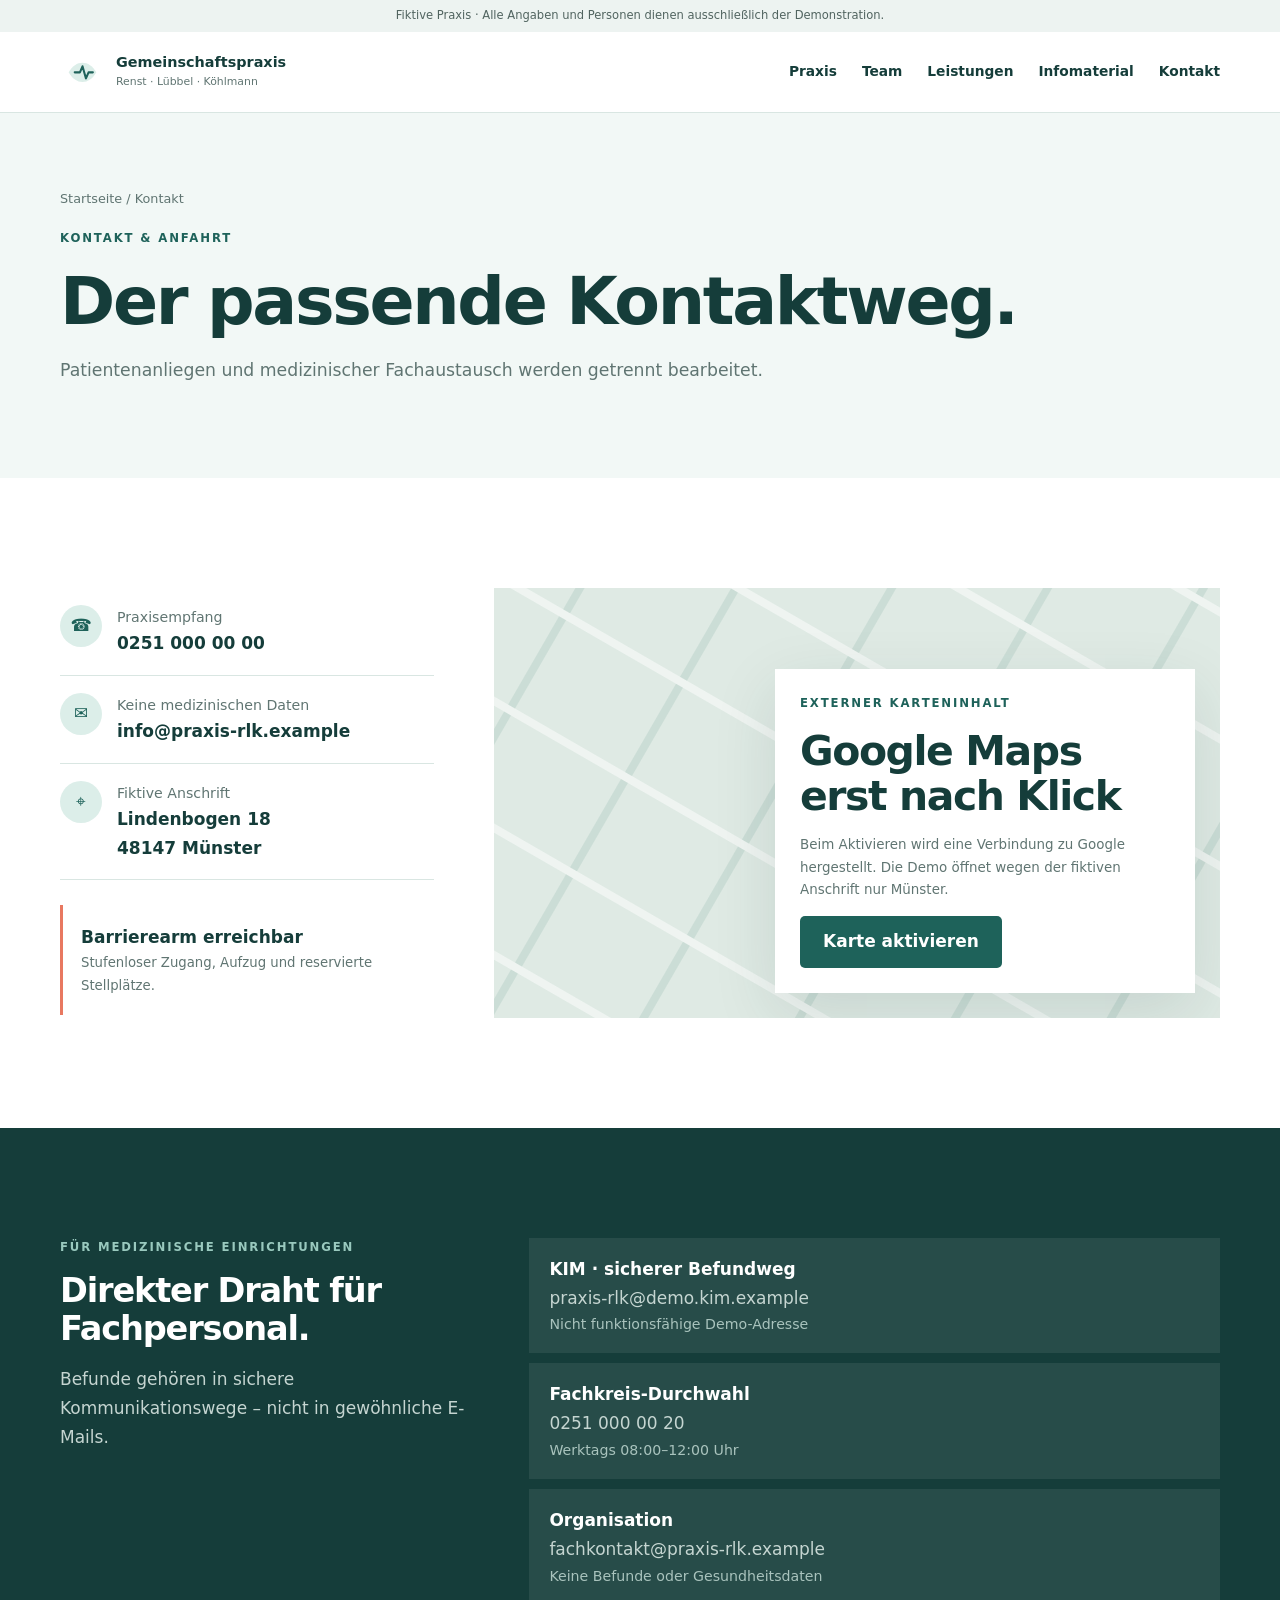
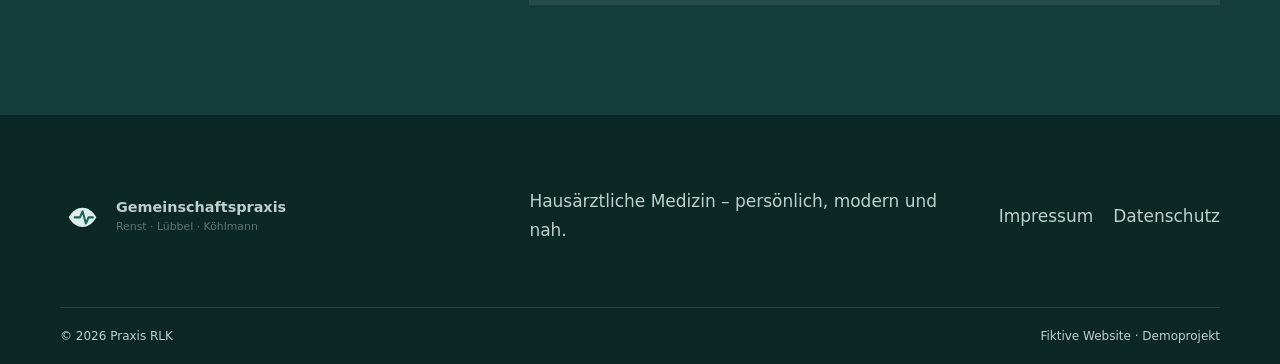
<file: kontakt.html>
<!doctype html>
<html lang="de">
  <head>
    <meta charset="UTF-8" />
    <meta name="viewport" content="width=device-width,initial-scale=1" />
    <meta name="description" content="Kontaktwege und Anfahrt" />
    <title>Kontakt · Praxis RLK</title>
    <link rel="stylesheet" href="styles.css" />
  </head>
  <body>
    <a class="skip-link" href="#main-content">Zum Inhalt springen</a>
    <div class="demo-bar">
      Fiktive Praxis · Alle Angaben und Personen dienen ausschließlich der
      Demonstration.
    </div>
    <header class="site-header">
      <div class="container header-inner">
        <a class="brand" href="index.html" aria-label="Zur Startseite"
          ><svg class="logo" viewBox="0 0 52 52" aria-hidden="true">
            <path d="M10 27c8-15 24-15 32 0-8 15-24 15-32 0Z" />
            <path d="M17 27h6l3-7 4 14 3-7h5" /></svg
          ><span
            ><strong>Gemeinschaftspraxis</strong
            ><small>Renst · Lübbel · Köhlmann</small></span
          ></a
        ><button
          class="menu-toggle"
          type="button"
          aria-expanded="false"
          aria-controls="main-nav"
        >
          <span></span><span></span><span></span
          ><span class="sr-only">Menü öffnen</span>
        </button>
        <nav class="main-nav" id="main-nav" aria-label="Hauptnavigation">
          <a href="praxis.html">Praxis</a><a href="team.html">Team</a
          ><a href="leistungen.html">Leistungen</a
          ><a href="infomaterial.html">Infomaterial</a
          ><a href="kontakt.html">Kontakt</a>
        </nav>
      </div>
    </header>
    <main id="main-content">
      <section class="subpage-hero">
        <div class="container">
          <div class="breadcrumbs">
            <a href="index.html">Startseite</a> / Kontakt
          </div>
          <span class="eyebrow">Kontakt & Anfahrt</span>
          <h1>Der passende Kontaktweg.</h1>
          <p>
            Patientenanliegen und medizinischer Fachaustausch werden getrennt
            bearbeitet.
          </p>
        </div>
      </section>
      <section class="section">
        <div class="container contact-grid">
          <div class="contact-details">
            <a href="tel:+492510000000"
              ><span>☎</span>
              <p><small>Praxisempfang</small><b>0251 000 00 00</b></p></a
            ><a href="mailto:info@example.invalid"
              ><span>✉</span>
              <p>
                <small>Keine medizinischen Daten</small
                ><b>info@praxis-rlk.example</b>
              </p></a
            >
            <div>
              <span>⌖</span>
              <p>
                <small>Fiktive Anschrift</small
                ><b>Lindenbogen 18<br />48147 Münster</b>
              </p>
            </div>
            <aside>
              <b>Barrierearm erreichbar</b>
              <p>Stufenloser Zugang, Aufzug und reservierte Stellplätze.</p>
            </aside>
          </div>
          <div class="map-consent">
            <div class="map-drawing" aria-hidden="true">
              <span class="pin">+</span>
            </div>
            <div class="map-copy">
              <span class="eyebrow">Externer Karteninhalt</span>
              <h2>Google Maps erst nach Klick</h2>
              <p>
                Beim Aktivieren wird eine Verbindung zu Google hergestellt. Die
                Demo öffnet wegen der fiktiven Anschrift nur Münster.
              </p>
              <button class="button" id="map-activate" type="button">
                Karte aktivieren
              </button>
            </div>
          </div>
        </div>
      </section>
      <section class="section pro-section" id="fachpersonal">
        <div class="container professional-contact">
          <div>
            <span class="eyebrow light">Für medizinische Einrichtungen</span>
            <h2>Direkter Draht für Fachpersonal.</h2>
            <p>
              Befunde gehören in sichere Kommunikationswege – nicht in
              gewöhnliche E-Mails.
            </p>
          </div>
          <div class="pro-options">
            <article>
              <b>KIM · sicherer Befundweg</b>
              <p>praxis-rlk@demo.kim.example</p>
              <small>Nicht funktionsfähige Demo-Adresse</small>
            </article>
            <article>
              <b>Fachkreis-Durchwahl</b>
              <p>0251 000 00 20</p>
              <small>Werktags 08:00–12:00 Uhr</small>
            </article>
            <article>
              <b>Organisation</b>
              <p>fachkontakt@praxis-rlk.example</p>
              <small>Keine Befunde oder Gesundheitsdaten</small>
            </article>
          </div>
        </div>
      </section>
    </main>
    <footer class="site-footer">
      <div class="container footer-main">
        <a class="brand" href="index.html" aria-label="Zur Startseite"
          ><svg class="logo" viewBox="0 0 52 52" aria-hidden="true">
            <path d="M10 27c8-15 24-15 32 0-8 15-24 15-32 0Z" />
            <path d="M17 27h6l3-7 4 14 3-7h5" /></svg
          ><span
            ><strong>Gemeinschaftspraxis</strong
            ><small>Renst · Lübbel · Köhlmann</small></span
          ></a
        >
        <p>Hausärztliche Medizin – persönlich, modern und nah.</p>
        <nav>
          <a href="impressum.html">Impressum</a
          ><a href="datenschutz.html">Datenschutz</a>
        </nav>
      </div>
      <div class="container footer-bottom">
        <span>© 2026 Praxis RLK</span><span>Fiktive Website · Demoprojekt</span>
      </div>
    </footer>
    <script src="script.js"></script>
  </body>
</html>
</file>
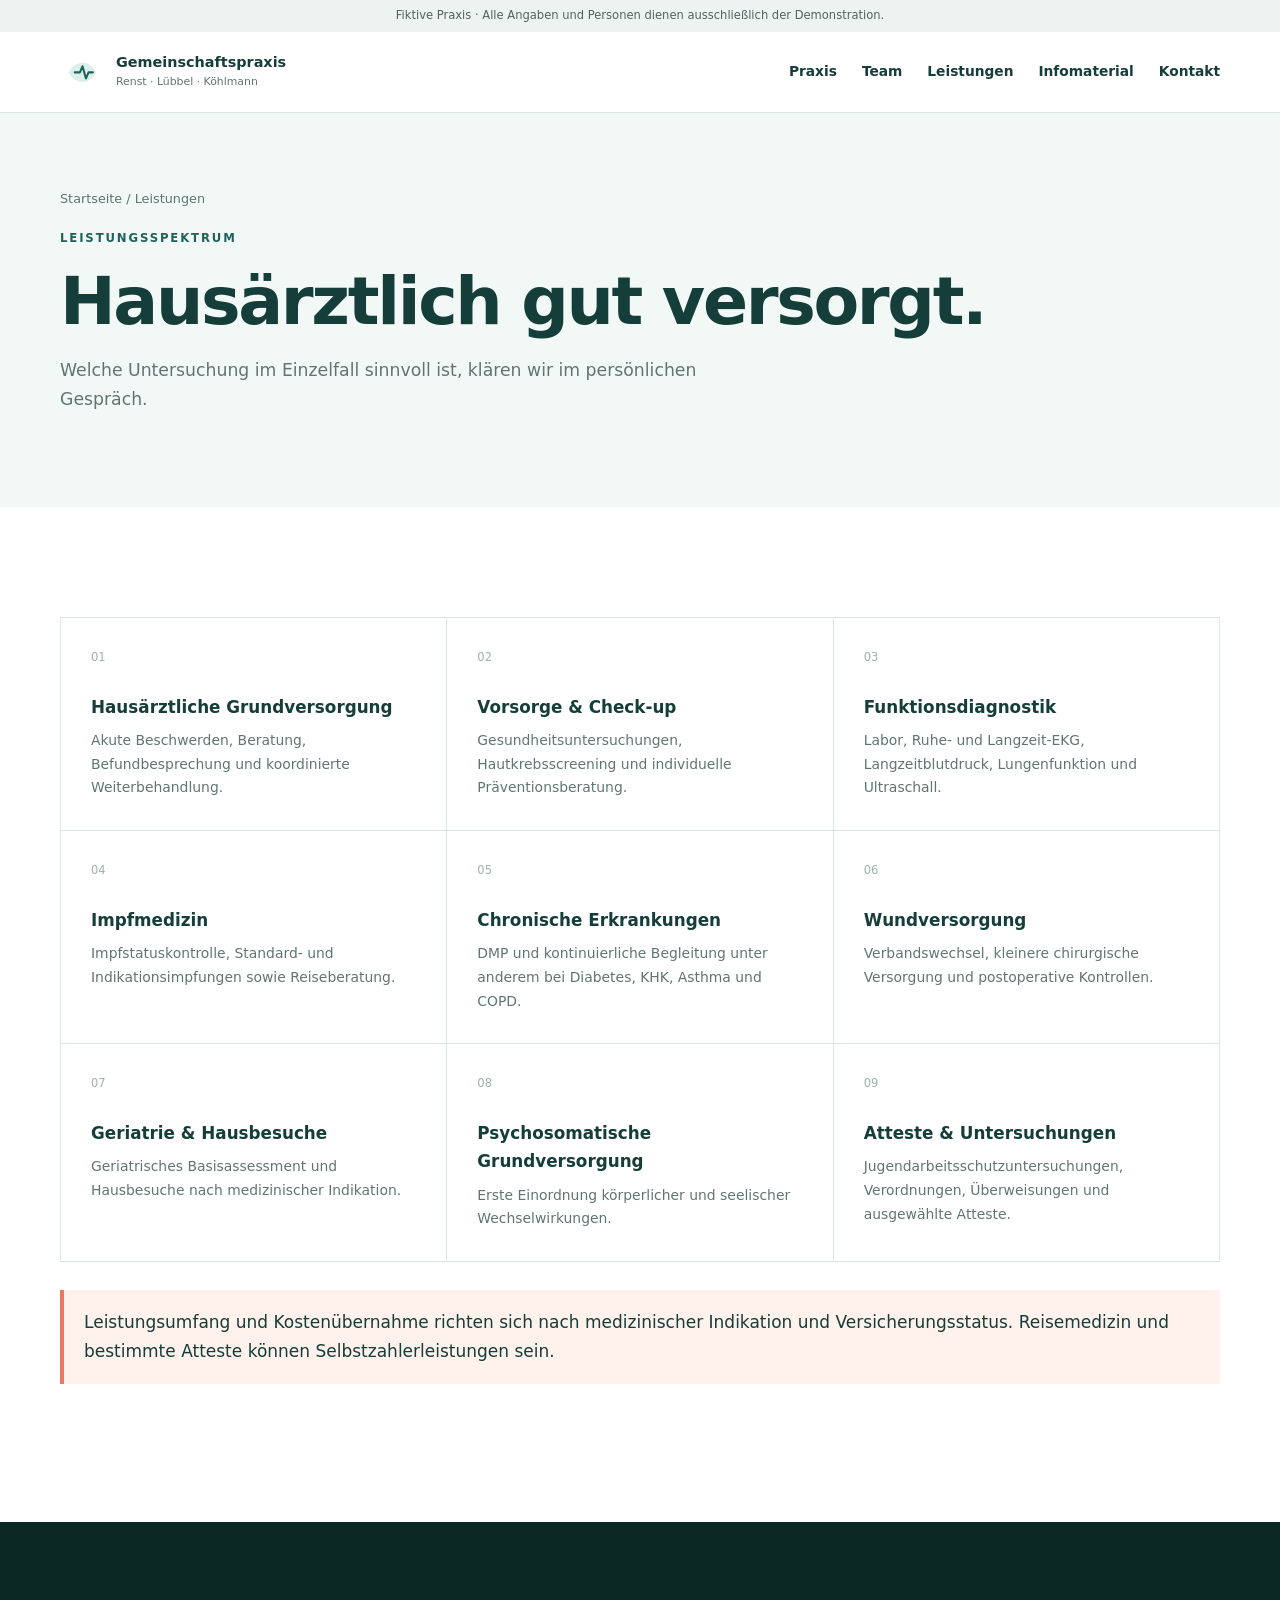
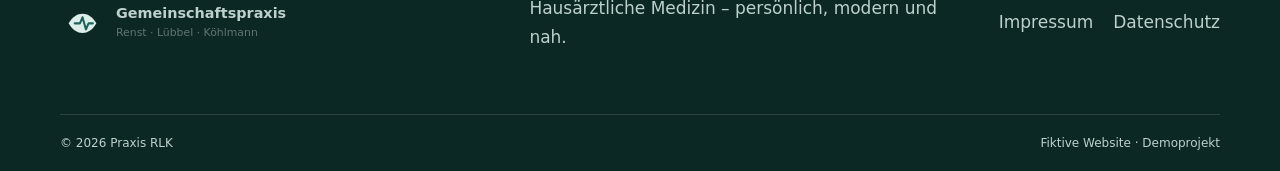
<file: leistungen.html>
<!doctype html>
<html lang="de">
  <head>
    <meta charset="UTF-8" />
    <meta name="viewport" content="width=device-width,initial-scale=1" />
    <meta name="description" content="Hausärztliches Leistungsspektrum" />
    <title>Leistungen · Praxis RLK</title>
    <link rel="stylesheet" href="styles.css" />
  </head>
  <body>
    <a class="skip-link" href="#main-content">Zum Inhalt springen</a>
    <div class="demo-bar">
      Fiktive Praxis · Alle Angaben und Personen dienen ausschließlich der
      Demonstration.
    </div>
    <header class="site-header">
      <div class="container header-inner">
        <a class="brand" href="index.html" aria-label="Zur Startseite"
          ><svg class="logo" viewBox="0 0 52 52" aria-hidden="true">
            <path d="M10 27c8-15 24-15 32 0-8 15-24 15-32 0Z" />
            <path d="M17 27h6l3-7 4 14 3-7h5" /></svg
          ><span
            ><strong>Gemeinschaftspraxis</strong
            ><small>Renst · Lübbel · Köhlmann</small></span
          ></a
        ><button
          class="menu-toggle"
          type="button"
          aria-expanded="false"
          aria-controls="main-nav"
        >
          <span></span><span></span><span></span
          ><span class="sr-only">Menü öffnen</span>
        </button>
        <nav class="main-nav" id="main-nav" aria-label="Hauptnavigation">
          <a href="praxis.html">Praxis</a><a href="team.html">Team</a
          ><a href="leistungen.html">Leistungen</a
          ><a href="infomaterial.html">Infomaterial</a
          ><a href="kontakt.html">Kontakt</a>
        </nav>
      </div>
    </header>
    <main id="main-content">
      <section class="subpage-hero">
        <div class="container">
          <div class="breadcrumbs">
            <a href="index.html">Startseite</a> / Leistungen
          </div>
          <span class="eyebrow">Leistungsspektrum</span>
          <h1>Hausärztlich gut versorgt.</h1>
          <p>
            Welche Untersuchung im Einzelfall sinnvoll ist, klären wir im
            persönlichen Gespräch.
          </p>
        </div>
      </section>
      <section class="section">
        <div class="container">
          <div class="services-grid">
            <article>
              <i>01</i><b>Hausärztliche Grundversorgung</b>
              <p>
                Akute Beschwerden, Beratung, Befundbesprechung und koordinierte
                Weiterbehandlung.
              </p>
            </article>
            <article>
              <i>02</i><b>Vorsorge & Check-up</b>
              <p>
                Gesundheitsuntersuchungen, Hautkrebsscreening und individuelle
                Präventionsberatung.
              </p>
            </article>
            <article>
              <i>03</i><b>Funktionsdiagnostik</b>
              <p>
                Labor, Ruhe- und Langzeit-EKG, Langzeitblutdruck, Lungenfunktion
                und Ultraschall.
              </p>
            </article>
            <article>
              <i>04</i><b>Impfmedizin</b>
              <p>
                Impfstatuskontrolle, Standard- und Indikationsimpfungen sowie
                Reiseberatung.
              </p>
            </article>
            <article>
              <i>05</i><b>Chronische Erkrankungen</b>
              <p>
                DMP und kontinuierliche Begleitung unter anderem bei Diabetes,
                KHK, Asthma und COPD.
              </p>
            </article>
            <article>
              <i>06</i><b>Wundversorgung</b>
              <p>
                Verbandswechsel, kleinere chirurgische Versorgung und
                postoperative Kontrollen.
              </p>
            </article>
            <article>
              <i>07</i><b>Geriatrie & Hausbesuche</b>
              <p>
                Geriatrisches Basisassessment und Hausbesuche nach medizinischer
                Indikation.
              </p>
            </article>
            <article>
              <i>08</i><b>Psychosomatische Grundversorgung</b>
              <p>
                Erste Einordnung körperlicher und seelischer Wechselwirkungen.
              </p>
            </article>
            <article>
              <i>09</i><b>Atteste & Untersuchungen</b>
              <p>
                Jugendarbeitsschutzuntersuchungen, Verordnungen, Überweisungen
                und ausgewählte Atteste.
              </p>
            </article>
          </div>
          <div class="notice">
            Leistungsumfang und Kostenübernahme richten sich nach medizinischer
            Indikation und Versicherungsstatus. Reisemedizin und bestimmte
            Atteste können Selbstzahlerleistungen sein.
          </div>
        </div>
      </section>
    </main>
    <footer class="site-footer">
      <div class="container footer-main">
        <a class="brand" href="index.html" aria-label="Zur Startseite"
          ><svg class="logo" viewBox="0 0 52 52" aria-hidden="true">
            <path d="M10 27c8-15 24-15 32 0-8 15-24 15-32 0Z" />
            <path d="M17 27h6l3-7 4 14 3-7h5" /></svg
          ><span
            ><strong>Gemeinschaftspraxis</strong
            ><small>Renst · Lübbel · Köhlmann</small></span
          ></a
        >
        <p>Hausärztliche Medizin – persönlich, modern und nah.</p>
        <nav>
          <a href="impressum.html">Impressum</a
          ><a href="datenschutz.html">Datenschutz</a>
        </nav>
      </div>
      <div class="container footer-bottom">
        <span>© 2026 Praxis RLK</span><span>Fiktive Website · Demoprojekt</span>
      </div>
    </footer>
    <script src="script.js"></script>
  </body>
</html>
</file>
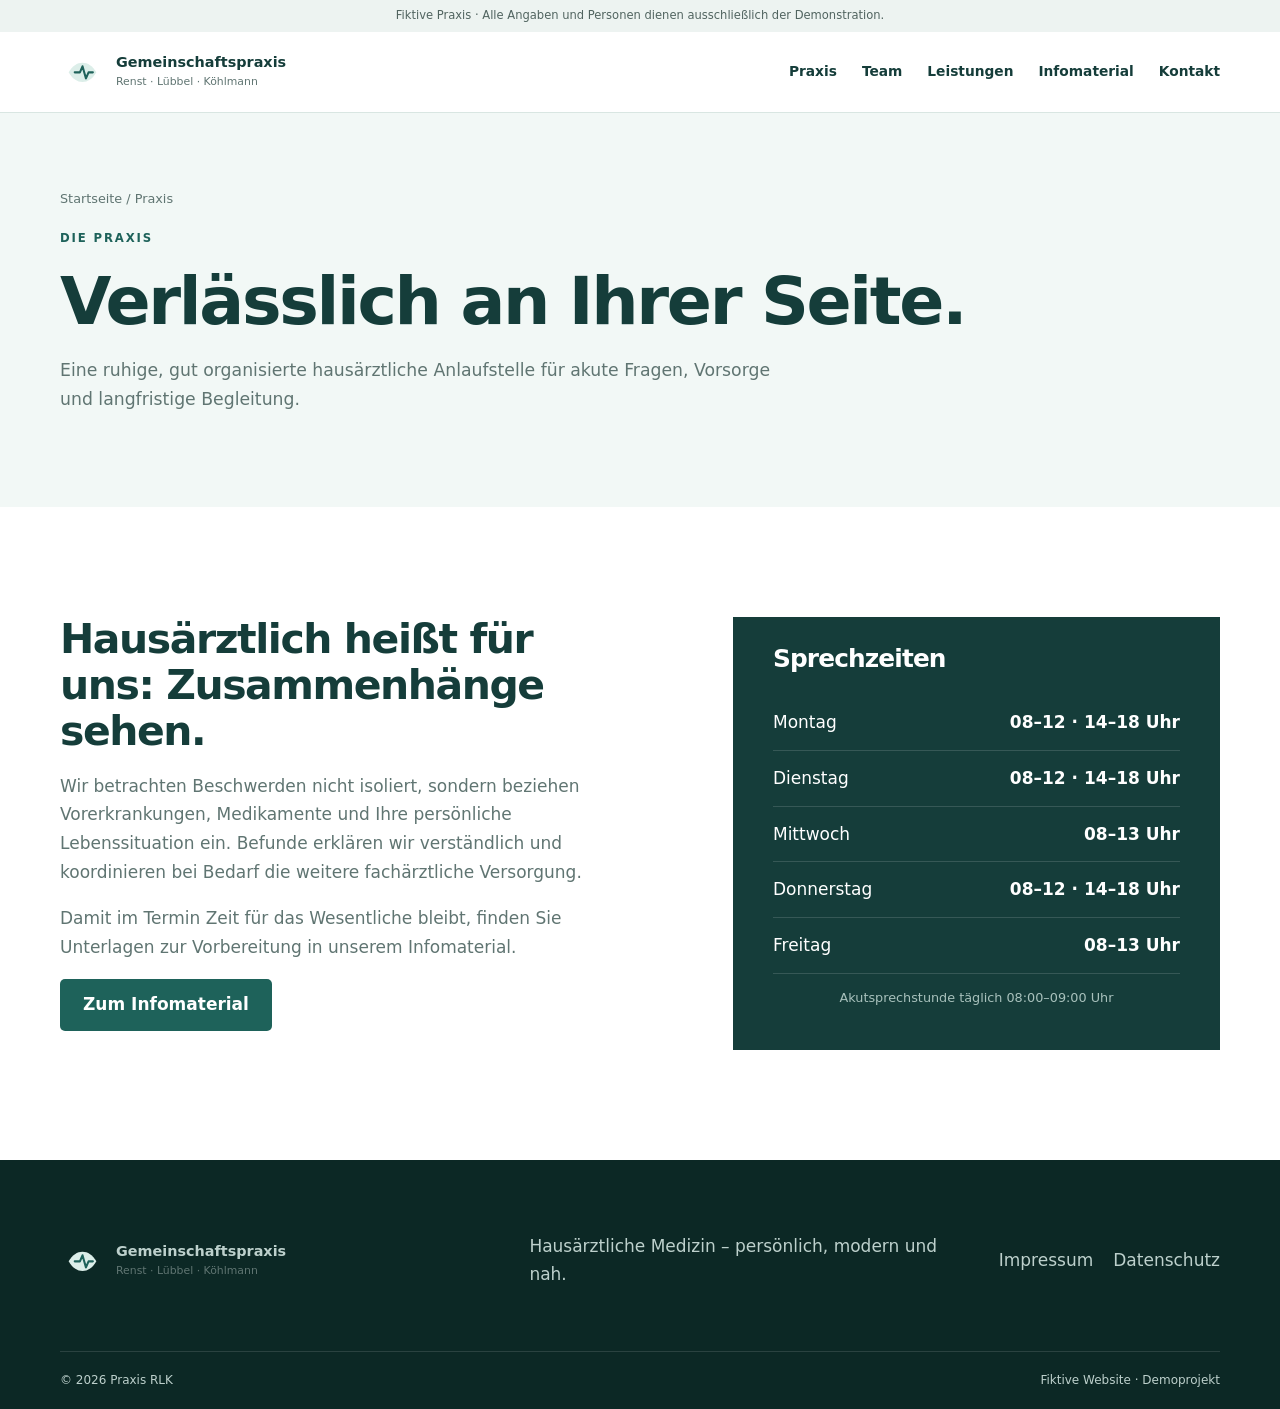
<file: praxis.html>
<!doctype html>
<html lang="de">
  <head>
    <meta charset="UTF-8" />
    <meta name="viewport" content="width=device-width,initial-scale=1" />
    <meta name="description" content="Praxisprofil und Sprechzeiten" />
    <title>Praxis · Praxis RLK</title>
    <link rel="stylesheet" href="styles.css" />
  </head>
  <body>
    <a class="skip-link" href="#main-content">Zum Inhalt springen</a>
    <div class="demo-bar">
      Fiktive Praxis · Alle Angaben und Personen dienen ausschließlich der
      Demonstration.
    </div>
    <header class="site-header">
      <div class="container header-inner">
        <a class="brand" href="index.html" aria-label="Zur Startseite"
          ><svg class="logo" viewBox="0 0 52 52" aria-hidden="true">
            <path d="M10 27c8-15 24-15 32 0-8 15-24 15-32 0Z" />
            <path d="M17 27h6l3-7 4 14 3-7h5" /></svg
          ><span
            ><strong>Gemeinschaftspraxis</strong
            ><small>Renst · Lübbel · Köhlmann</small></span
          ></a
        ><button
          class="menu-toggle"
          type="button"
          aria-expanded="false"
          aria-controls="main-nav"
        >
          <span></span><span></span><span></span
          ><span class="sr-only">Menü öffnen</span>
        </button>
        <nav class="main-nav" id="main-nav" aria-label="Hauptnavigation">
          <a href="praxis.html">Praxis</a><a href="team.html">Team</a
          ><a href="leistungen.html">Leistungen</a
          ><a href="infomaterial.html">Infomaterial</a
          ><a href="kontakt.html">Kontakt</a>
        </nav>
      </div>
    </header>
    <main id="main-content">
      <section class="subpage-hero">
        <div class="container">
          <div class="breadcrumbs">
            <a href="index.html">Startseite</a> / Praxis
          </div>
          <span class="eyebrow">Die Praxis</span>
          <h1>Verlässlich an Ihrer Seite.</h1>
          <p>
            Eine ruhige, gut organisierte hausärztliche Anlaufstelle für akute
            Fragen, Vorsorge und langfristige Begleitung.
          </p>
        </div>
      </section>
      <section class="section">
        <div class="container content-split">
          <article>
            <h2>Hausärztlich heißt für uns: Zusammenhänge sehen.</h2>
            <p>
              Wir betrachten Beschwerden nicht isoliert, sondern beziehen
              Vorerkrankungen, Medikamente und Ihre persönliche Lebenssituation
              ein. Befunde erklären wir verständlich und koordinieren bei Bedarf
              die weitere fachärztliche Versorgung.
            </p>
            <p>
              Damit im Termin Zeit für das Wesentliche bleibt, finden Sie
              Unterlagen zur Vorbereitung in unserem Infomaterial.
            </p>
            <a class="button" href="infomaterial.html">Zum Infomaterial</a>
          </article>
          <div class="hours-card dark-card">
            <h2>Sprechzeiten</h2>
            <div><span>Montag</span><b>08–12 · 14–18 Uhr</b></div>
            <div><span>Dienstag</span><b>08–12 · 14–18 Uhr</b></div>
            <div><span>Mittwoch</span><b>08–13 Uhr</b></div>
            <div><span>Donnerstag</span><b>08–12 · 14–18 Uhr</b></div>
            <div><span>Freitag</span><b>08–13 Uhr</b></div>
            <p>Akutsprechstunde täglich 08:00–09:00 Uhr</p>
          </div>
        </div>
      </section>
    </main>
    <footer class="site-footer">
      <div class="container footer-main">
        <a class="brand" href="index.html" aria-label="Zur Startseite"
          ><svg class="logo" viewBox="0 0 52 52" aria-hidden="true">
            <path d="M10 27c8-15 24-15 32 0-8 15-24 15-32 0Z" />
            <path d="M17 27h6l3-7 4 14 3-7h5" /></svg
          ><span
            ><strong>Gemeinschaftspraxis</strong
            ><small>Renst · Lübbel · Köhlmann</small></span
          ></a
        >
        <p>Hausärztliche Medizin – persönlich, modern und nah.</p>
        <nav>
          <a href="impressum.html">Impressum</a
          ><a href="datenschutz.html">Datenschutz</a>
        </nav>
      </div>
      <div class="container footer-bottom">
        <span>© 2026 Praxis RLK</span><span>Fiktive Website · Demoprojekt</span>
      </div>
    </footer>
    <script src="script.js"></script>
  </body>
</html>
</file>
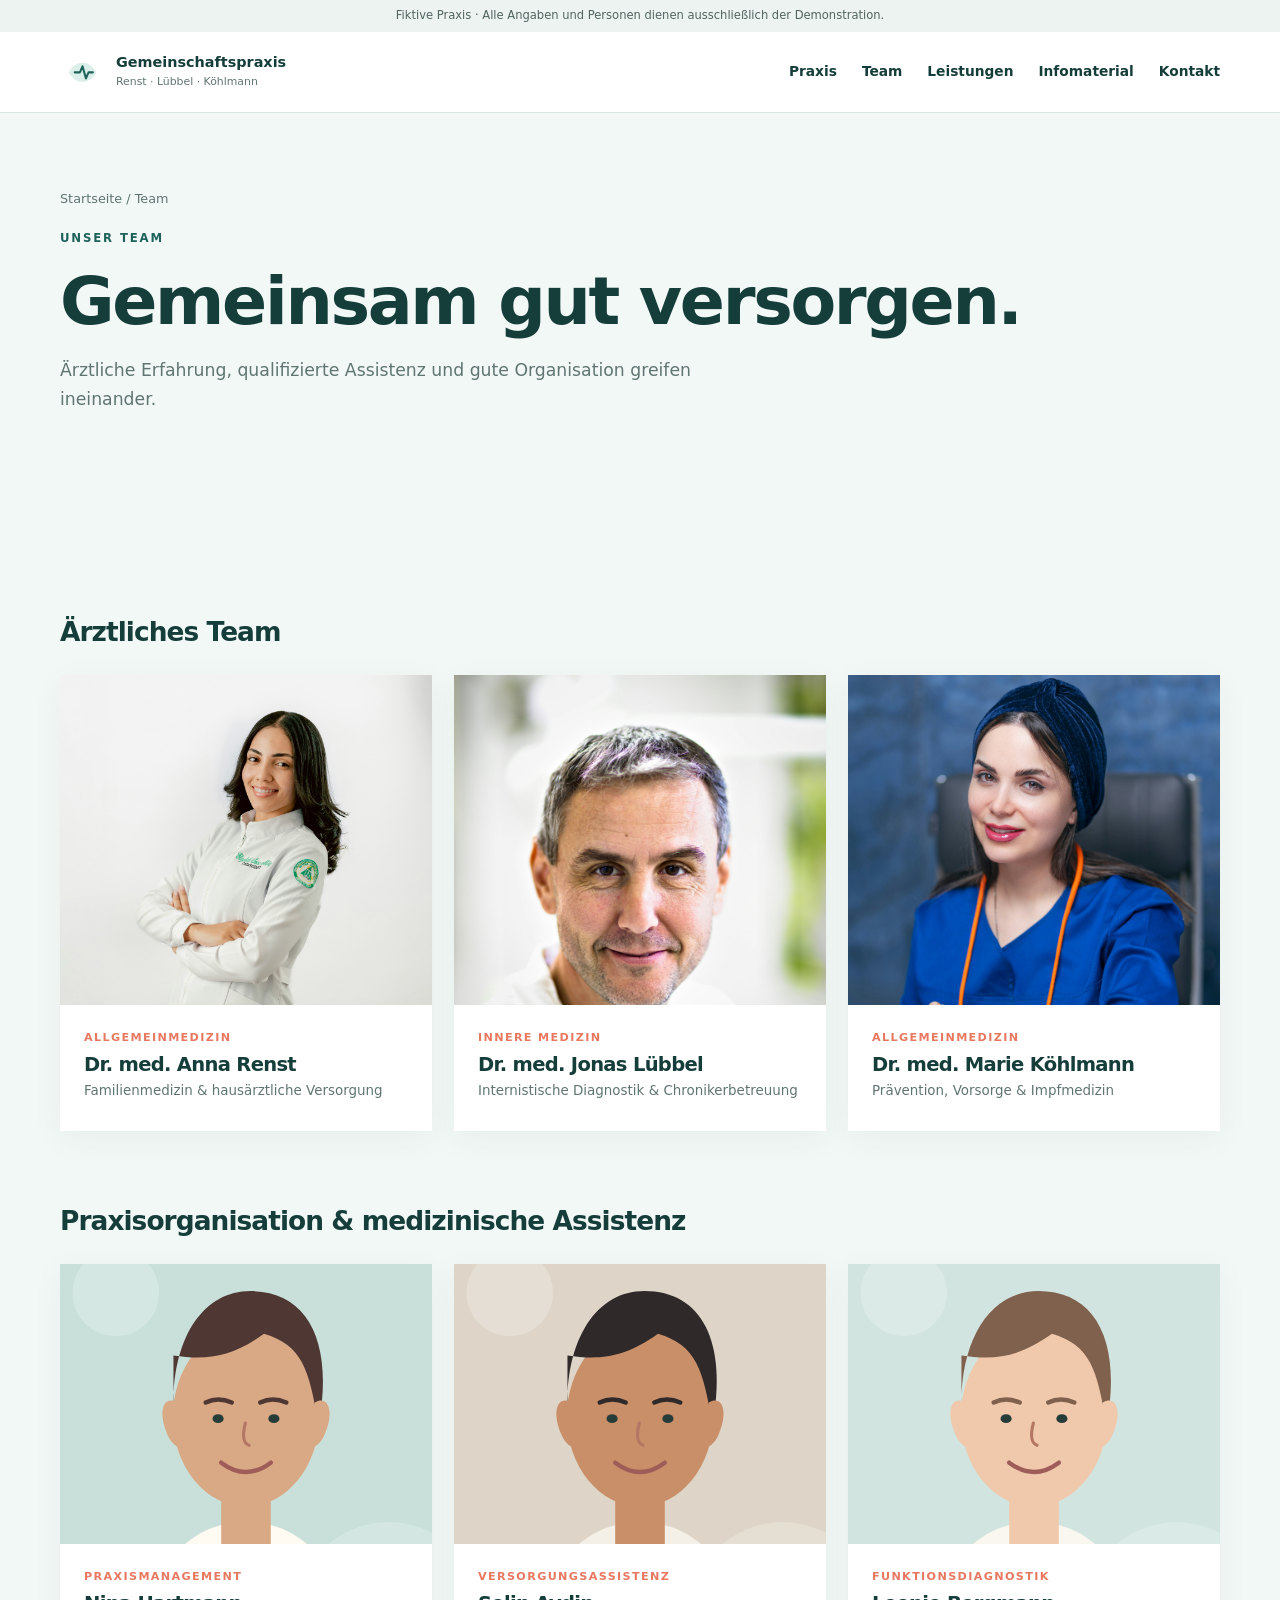
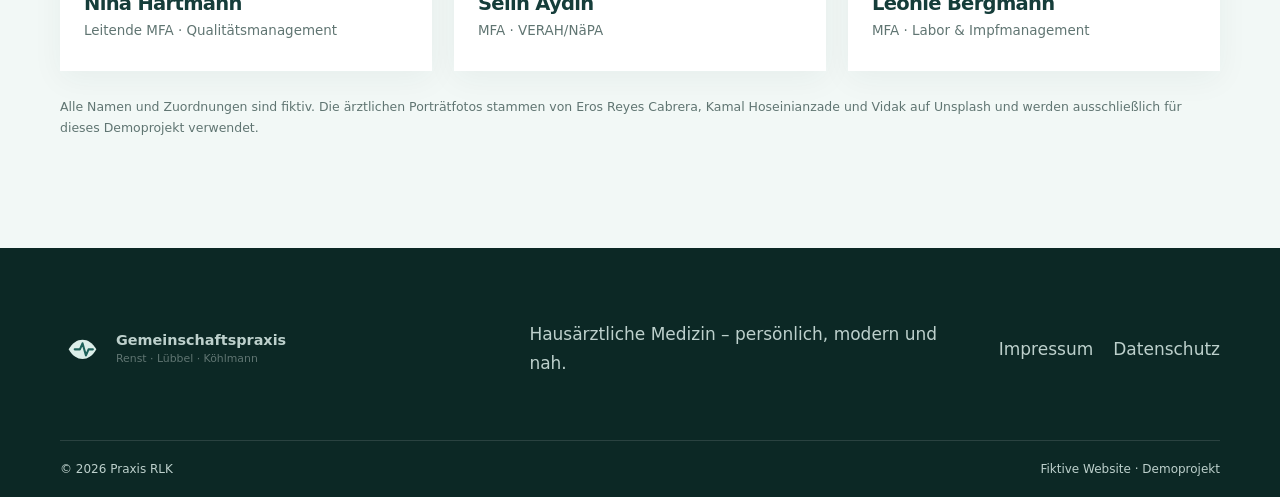
<file: team.html>
<!doctype html>
<html lang="de">
  <head>
    <meta charset="UTF-8" />
    <meta name="viewport" content="width=device-width,initial-scale=1" />
    <meta name="description" content="Das fiktive Praxisteam" />
    <title>Team · Praxis RLK</title>
    <link rel="stylesheet" href="styles.css" />
  </head>
  <body>
    <a class="skip-link" href="#main-content">Zum Inhalt springen</a>
    <div class="demo-bar">
      Fiktive Praxis · Alle Angaben und Personen dienen ausschließlich der
      Demonstration.
    </div>
    <header class="site-header">
      <div class="container header-inner">
        <a class="brand" href="index.html" aria-label="Zur Startseite"
          ><svg class="logo" viewBox="0 0 52 52" aria-hidden="true">
            <path d="M10 27c8-15 24-15 32 0-8 15-24 15-32 0Z" />
            <path d="M17 27h6l3-7 4 14 3-7h5" /></svg
          ><span
            ><strong>Gemeinschaftspraxis</strong
            ><small>Renst · Lübbel · Köhlmann</small></span
          ></a
        ><button
          class="menu-toggle"
          type="button"
          aria-expanded="false"
          aria-controls="main-nav"
        >
          <span></span><span></span><span></span
          ><span class="sr-only">Menü öffnen</span>
        </button>
        <nav class="main-nav" id="main-nav" aria-label="Hauptnavigation">
          <a href="praxis.html">Praxis</a><a href="team.html">Team</a
          ><a href="leistungen.html">Leistungen</a
          ><a href="infomaterial.html">Infomaterial</a
          ><a href="kontakt.html">Kontakt</a>
        </nav>
      </div>
    </header>
    <main id="main-content">
      <section class="subpage-hero">
        <div class="container">
          <div class="breadcrumbs">
            <a href="index.html">Startseite</a> / Team
          </div>
          <span class="eyebrow">Unser Team</span>
          <h1>Gemeinsam gut versorgen.</h1>
          <p>
            Ärztliche Erfahrung, qualifizierte Assistenz und gute Organisation
            greifen ineinander.
          </p>
        </div>
      </section>
      <section class="section team-section">
        <div class="container">
          <h2 class="simple-section-title">Ärztliches Team</h2>
          <div class="team-grid doctors">
            <article class="person-card">
              <img
                src="eros-reyes-cabrera-RtakOBTTdvY-unsplash.jpg"
                alt="Porträt von Dr. Anna Renst"
                width="1200"
                height="1500"
                loading="lazy"
                decoding="async"
              />
              <div>
                <p>Allgemeinmedizin</p>
                <h3>Dr. med. Anna Renst</h3>
                <span>Familienmedizin & hausärztliche Versorgung</span>
              </div>
            </article>
            <article class="person-card">
              <img
                src="vidak-5vfc-1KQLtE-unsplash.jpg"
                alt="Porträt von Dr. Jonas Lübbel"
                width="1200"
                height="1500"
                loading="lazy"
                decoding="async"
              />
              <div>
                <p>Innere Medizin</p>
                <h3>Dr. med. Jonas Lübbel</h3>
                <span>Internistische Diagnostik & Chronikerbetreuung</span>
              </div>
            </article>
            <article class="person-card">
              <img
                src="kamal-hoseinianzade-G4X-CL1L3Cc-unsplash.jpg"
                alt="Porträt von Dr. Marie Köhlmann"
                width="1200"
                height="1500"
                loading="lazy"
                decoding="async"
              />
              <div>
                <p>Allgemeinmedizin</p>
                <h3>Dr. med. Marie Köhlmann</h3>
                <span>Prävention, Vorsorge & Impfmedizin</span>
              </div>
            </article>
          </div>
          <h2 class="simple-section-title second-title">
            Praxisorganisation & medizinische Assistenz
          </h2>
          <div class="team-grid assistants">
            <article class="person-card">
              <img src="assets/team/nina.svg" alt="Porträt von Nina Hartmann" />
              <div>
                <p>Praxismanagement</p>
                <h3>Nina Hartmann</h3>
                <span>Leitende MFA · Qualitätsmanagement</span>
              </div>
            </article>
            <article class="person-card">
              <img src="assets/team/selin.svg" alt="Porträt von Selin Aydin" />
              <div>
                <p>Versorgungsassistenz</p>
                <h3>Selin Aydin</h3>
                <span>MFA · VERAH/NäPA</span>
              </div>
            </article>
            <article class="person-card">
              <img
                src="assets/team/leonie.svg"
                alt="Porträt von Leonie Bergmann"
              />
              <div>
                <p>Funktionsdiagnostik</p>
                <h3>Leonie Bergmann</h3>
                <span>MFA · Labor & Impfmanagement</span>
              </div>
            </article>
          </div>
          <p class="image-disclaimer">
            Alle Namen und Zuordnungen sind fiktiv. Die ärztlichen Porträtfotos
            stammen von Eros Reyes Cabrera, Kamal Hoseinianzade und Vidak auf
            Unsplash und werden ausschließlich für dieses Demoprojekt
            verwendet.
          </p>
        </div>
      </section>
    </main>
    <footer class="site-footer">
      <div class="container footer-main">
        <a class="brand" href="index.html" aria-label="Zur Startseite"
          ><svg class="logo" viewBox="0 0 52 52" aria-hidden="true">
            <path d="M10 27c8-15 24-15 32 0-8 15-24 15-32 0Z" />
            <path d="M17 27h6l3-7 4 14 3-7h5" /></svg
          ><span
            ><strong>Gemeinschaftspraxis</strong
            ><small>Renst · Lübbel · Köhlmann</small></span
          ></a
        >
        <p>Hausärztliche Medizin – persönlich, modern und nah.</p>
        <nav>
          <a href="impressum.html">Impressum</a
          ><a href="datenschutz.html">Datenschutz</a>
        </nav>
      </div>
      <div class="container footer-bottom">
        <span>© 2026 Praxis RLK</span><span>Fiktive Website · Demoprojekt</span>
      </div>
    </footer>
    <script src="script.js"></script>
  </body>
</html>
</file>
<file: styles.css>
:root {
  --ink: #153d3a;
  --green: #1e625a;
  --mint: #dceee9;
  --pale: #f2f8f6;
  --cream: #fbfaf6;
  --coral: #e87860;
  --white: #fff;
  --muted: #607572;
  --line: #d9e6e2;
  --dark: #102e2b;
  --shadow: 0 20px 60px rgba(21, 61, 58, 0.12);
}
* {
  box-sizing: border-box;
}
html {
  scroll-behavior: smooth;
}
body {
  margin: 0;
  color: var(--ink);
  font-family:
    Inter,
    ui-sans-serif,
    system-ui,
    -apple-system,
    "Segoe UI",
    sans-serif;
  line-height: 1.65;
  background: #fff;
}
a {
  color: inherit;
  text-decoration: none;
}
button {
  font: inherit;
}
.container {
  width: min(1160px, calc(100% - 48px));
  margin: auto;
}
.sr-only {
  position: absolute;
  width: 1px;
  height: 1px;
  overflow: hidden;
  clip: rect(0, 0, 0, 0);
}
.skip-link {
  position: fixed;
  top: -60px;
  left: 20px;
  z-index: 100;
  padding: 10px 16px;
  background: var(--ink);
  color: #fff;
}
.skip-link:focus {
  top: 16px;
}
.demo-bar {
  padding: 6px 20px;
  text-align: center;
  color: #516460;
  background: #edf3f1;
  font-size: 0.72rem;
}
.site-header {
  position: sticky;
  top: 0;
  z-index: 20;
  background: rgba(255, 255, 255, 0.95);
  border-bottom: 1px solid var(--line);
  backdrop-filter: blur(12px);
}
.header-inner {
  min-height: 80px;
  display: flex;
  align-items: center;
  justify-content: space-between;
}
.brand {
  display: flex;
  align-items: center;
  gap: 11px;
  line-height: 1.1;
}
.brand strong,
.brand small {
  display: block;
}
.brand strong {
  font-size: 0.9rem;
}
.brand small {
  margin-top: 5px;
  color: var(--muted);
  font-size: 0.68rem;
}
.logo {
  width: 45px;
  height: 45px;
}
.logo path:first-child {
  fill: var(--mint);
}
.logo path:last-child {
  fill: none;
  stroke: var(--green);
  stroke-width: 2.4;
  stroke-linecap: round;
  stroke-linejoin: round;
}
.main-nav {
  display: flex;
  align-items: center;
  gap: 25px;
  font-size: 0.86rem;
  font-weight: 650;
}
.main-nav a:hover {
  color: var(--coral);
}
.menu-toggle {
  display: none;
  border: 0;
  background: transparent;
}
.menu-toggle > span:not(.sr-only) {
  display: block;
  width: 24px;
  height: 2px;
  margin: 5px;
  background: var(--ink);
}
h1,
h2,
h3 {
  margin: 0;
  line-height: 1.12;
  letter-spacing: -0.035em;
}
h1 {
  font-size: clamp(3.2rem, 6vw, 5.8rem);
}
h1 em {
  font-style: normal;
  color: var(--coral);
}
h2 {
  font-size: clamp(2.2rem, 4vw, 3.6rem);
}
.eyebrow {
  display: block;
  margin-bottom: 15px;
  color: var(--green);
  font-size: 0.73rem;
  font-weight: 800;
  letter-spacing: 0.16em;
  text-transform: uppercase;
}
.eyebrow.light {
  color: #99c9be;
}
.button {
  display: inline-flex;
  align-items: center;
  justify-content: center;
  min-height: 52px;
  padding: 0 23px;
  border: 0;
  border-radius: 5px;
  color: #fff;
  background: var(--green);
  font-weight: 750;
  cursor: pointer;
}
.button:hover {
  background: #174e48;
}
.button-light {
  color: var(--ink);
  background: #fff;
}
.text-link {
  font-weight: 750;
  text-decoration: underline;
  text-underline-offset: 5px;
}
.hero {
  overflow: hidden;
  padding-top: 80px;
  background: linear-gradient(115deg, var(--cream), #fff 65%);
}
.hero-grid {
  display: grid;
  grid-template-columns: 1.05fr 0.95fr;
  align-items: center;
  gap: 60px;
}
.hero-copy {
  padding-bottom: 75px;
}
.lead {
  max-width: 600px;
  margin: 25px 0 30px;
  color: var(--muted);
  font-size: 1.18rem;
}
.hero-actions {
  display: flex;
  align-items: center;
  gap: 28px;
}
.trust-row {
  display: flex;
  flex-wrap: wrap;
  gap: 20px;
  margin-top: 34px;
  color: var(--muted);
  font-size: 0.84rem;
}
.hero-art {
  position: relative;
  min-height: 500px;
}
.hero-circle {
  position: absolute;
  inset: 15px -120px 0 10px;
  border-radius: 180px 0 0;
  background: #d5e9e4;
}
.hero-art svg {
  position: absolute;
  bottom: 0;
  left: 20px;
  width: 500px;
  max-width: 100%;
}
.hero-note {
  position: absolute;
  bottom: 26px;
  left: -10px;
  padding: 16px 20px;
  background: white;
  box-shadow: var(--shadow);
}
.hero-note b,
.hero-note small {
  display: block;
}
.hero-note small {
  color: var(--muted);
}
.quick-info {
  position: relative;
  display: grid;
  grid-template-columns: repeat(3, 1fr);
  background: #fff;
  box-shadow: 0 -8px 35px rgba(21, 61, 58, 0.06);
}
.quick-info > div {
  display: flex;
  gap: 14px;
  align-items: center;
  padding: 22px 28px;
  border-right: 1px solid var(--line);
}
.quick-info span {
  font-size: 1.4rem;
  color: var(--green);
}
.quick-info p {
  margin: 0;
}
.quick-info small,
.quick-info strong {
  display: block;
}
.quick-info small {
  color: var(--muted);
}
.section {
  padding: 110px 0;
}
.section-heading {
  display: grid;
  grid-template-columns: 1.15fr 0.85fr;
  align-items: end;
  gap: 80px;
  margin-bottom: 48px;
}
.section-heading > p {
  margin: 0;
  color: var(--muted);
}
.team-section {
  background: var(--pale);
}
.group-title {
  display: flex;
  justify-content: space-between;
  align-items: center;
  margin-bottom: 20px;
  font-size: 1.15rem;
}
.group-title span {
  color: var(--muted);
  font-size: 0.75rem;
  font-weight: 500;
  letter-spacing: 0.05em;
}
.team-second {
  margin-top: 55px;
}
.team-grid {
  display: grid;
  grid-template-columns: repeat(3, 1fr);
  gap: 22px;
}
.team-grid.doctors {
  display: flex;
  flex-wrap: wrap;
  align-items: stretch;
  justify-content: space-between;
}
.team-grid.doctors .person-card {
  flex: 1 1 calc((100% - 44px) / 3);
  min-width: 0;
}
.person-card {
  overflow: hidden;
  background: #fff;
  box-shadow: 0 8px 30px rgba(21, 61, 58, 0.05);
}
.person-card img {
  display: block;
  width: 100%;
  height: 330px;
  object-fit: cover;
  object-position: center 20%;
  background: #d8e9e4;
}
.person-card > div {
  padding: 23px 24px 27px;
}
.person-card p {
  margin: 0 0 7px;
  color: var(--coral);
  font-size: 0.7rem;
  font-weight: 800;
  text-transform: uppercase;
  letter-spacing: 0.12em;
}
.person-card h3 {
  font-size: 1.22rem;
}
.person-card span {
  color: var(--muted);
  font-size: 0.84rem;
}
.assistants .person-card img {
  height: 280px;
}
.image-disclaimer,
.fineprint {
  margin: 25px 0 0;
  color: var(--muted);
  font-size: 0.78rem;
}
.services-grid {
  display: grid;
  grid-template-columns: repeat(3, 1fr);
  border-top: 1px solid var(--line);
  border-left: 1px solid var(--line);
}
.services-grid article {
  min-height: 205px;
  padding: 30px;
  border-right: 1px solid var(--line);
  border-bottom: 1px solid var(--line);
}
.services-grid i {
  display: block;
  color: #9eb2ae;
  font-size: 0.72rem;
  font-style: normal;
}
.services-grid b {
  display: block;
  margin: 25px 0 8px;
  font-size: 1.05rem;
}
.services-grid p {
  margin: 0;
  color: var(--muted);
  font-size: 0.87rem;
}
.material-teaser {
  padding: 90px 0;
  color: white;
  background: var(--green);
}
.teaser-grid {
  display: grid;
  grid-template-columns: 1fr 1fr;
  gap: 100px;
  align-items: center;
}
.teaser-grid p {
  max-width: 540px;
  color: #cce0db;
}
.paper-stack {
  position: relative;
  min-height: 330px;
}
.paper-stack article {
  position: absolute;
  width: 78%;
  padding: 30px;
  color: var(--ink);
  background: #fff;
  box-shadow: var(--shadow);
  transform: rotate(-3deg);
}
.paper-stack article:nth-child(2) {
  top: 70px;
  left: 12%;
  transform: rotate(2deg);
}
.paper-stack article:nth-child(3) {
  top: 145px;
  left: 22%;
  transform: rotate(-1deg);
}
.paper-stack span,
.paper-stack b,
.paper-stack small {
  display: block;
}
.paper-stack span {
  color: var(--coral);
  font-size: 0.7rem;
}
.paper-stack b {
  margin: 15px 0;
}
.paper-stack small {
  color: var(--muted);
}
.hours-section {
  color: #fff;
  background: var(--dark);
}
.hours-grid {
  display: grid;
  grid-template-columns: 1fr 1fr;
  gap: 100px;
  align-items: center;
}
.hours-grid > div:first-child p {
  color: #bfd1cd;
}
.hours-card {
  padding: 28px 40px;
  background: rgba(255, 255, 255, 0.08);
}
.hours-card div {
  display: flex;
  justify-content: space-between;
  padding: 13px 0;
  border-bottom: 1px solid rgba(255, 255, 255, 0.14);
}
.hours-card p {
  text-align: center;
  color: #a8c1bc;
  font-size: 0.8rem;
}
.contact-section {
  background: var(--cream);
}
.contact-grid {
  display: grid;
  grid-template-columns: 0.68fr 1.32fr;
  gap: 60px;
}
.contact-details > a,
.contact-details > div {
  display: flex;
  gap: 15px;
  padding: 17px 0;
  border-bottom: 1px solid var(--line);
}
.contact-details > * > span {
  display: grid;
  place-items: center;
  width: 42px;
  height: 42px;
  flex: 0 0 42px;
  border-radius: 50%;
  color: var(--green);
  background: var(--mint);
}
.contact-details p {
  margin: 0;
}
.contact-details small,
.contact-details b {
  display: block;
}
.contact-details small {
  color: var(--muted);
}
.contact-details aside {
  margin-top: 25px;
  padding: 18px;
  background: #fff;
  border-left: 3px solid var(--coral);
}
.contact-details aside p {
  color: var(--muted);
  font-size: 0.83rem;
}
.map-consent {
  position: relative;
  min-height: 430px;
  overflow: hidden;
  background: #dfeae4;
}
.map-drawing {
  position: absolute;
  inset: 0;
  opacity: 0.5;
  background:
    repeating-linear-gradient(
      30deg,
      transparent 0 50px,
      #fff 51px 58px,
      transparent 59px 110px
    ),
    repeating-linear-gradient(
      120deg,
      transparent 0 70px,
      #b9d1c9 71px 78px,
      transparent 79px 135px
    );
}
.pin {
  position: absolute;
  top: 40%;
  left: 48%;
  display: grid;
  place-items: center;
  width: 55px;
  height: 55px;
  border: 6px solid #fff;
  border-radius: 50% 50% 50% 0;
  color: #fff;
  background: var(--coral);
  font-size: 1.4rem;
  transform: rotate(-45deg);
}
.map-copy {
  position: absolute;
  right: 25px;
  bottom: 25px;
  width: min(420px, calc(100% - 50px));
  padding: 25px;
  background: #fff;
  box-shadow: var(--shadow);
}
.map-copy h3 {
  font-size: 1.4rem;
}
.map-copy p {
  color: var(--muted);
  font-size: 0.84rem;
}
.map-copy .button {
  margin-right: 15px;
}
.map-copy .text-link {
  display: inline-block;
  margin-top: 14px;
  font-size: 0.78rem;
}
.map-consent.is-active .map-drawing {
  background: #d9e7e3;
}
.map-consent.is-active .map-copy {
  position: absolute;
  inset: 25px;
  width: auto;
  display: grid;
  place-items: center;
  text-align: center;
}
.professional-contact {
  display: grid;
  grid-template-columns: 0.75fr 1.25fr;
  gap: 55px;
  margin-top: 75px;
  padding: 42px;
  color: #fff;
  background: var(--ink);
}
.professional-contact h2 {
  font-size: 2.1rem;
}
.professional-contact p {
  color: #c5d5d1;
}
.pro-options {
  display: grid;
  gap: 10px;
}
.pro-options article {
  padding: 17px 20px;
  background: rgba(255, 255, 255, 0.08);
}
.pro-options b,
.pro-options p,
.pro-options small {
  display: block;
  margin: 0;
}
.pro-options small {
  color: #a9c3bd;
}
.emergency {
  padding: 24px 0;
  background: #fff0eb;
}
.emergency .container {
  display: flex;
  justify-content: center;
  gap: 25px;
}
.emergency p {
  margin: 0;
}
.emergency a {
  font-weight: bold;
  text-decoration: underline;
}
.site-footer {
  padding-top: 55px;
  color: #bdd0cc;
  background: #0c2825;
}
.footer-main {
  display: grid;
  grid-template-columns: 1fr 1fr auto;
  align-items: center;
  gap: 30px;
  padding-bottom: 45px;
}
.footer-main nav {
  display: flex;
  gap: 20px;
}
.footer-bottom {
  display: flex;
  justify-content: space-between;
  padding: 18px 0;
  border-top: 1px solid rgba(255, 255, 255, 0.12);
  font-size: 0.75rem;
}
/* Unterseiten und Infomaterial */
.subpage-hero {
  padding: 75px 0;
  background: var(--pale);
}
.subpage-hero p {
  max-width: 720px;
  color: var(--muted);
  font-size: 1.08rem;
}
.breadcrumbs {
  margin-bottom: 20px;
  color: var(--muted);
  font-size: 0.8rem;
}
.material-grid {
  display: grid;
  grid-template-columns: repeat(3, 1fr);
  gap: 18px;
}
.material-card {
  display: flex;
  flex-direction: column;
  min-height: 245px;
  padding: 25px;
  border: 1px solid var(--line);
  background: #fff;
}
.material-card .tag {
  color: var(--coral);
  font-size: 0.68rem;
  font-weight: 800;
  text-transform: uppercase;
  letter-spacing: 0.1em;
}
.material-card h2 {
  margin: 22px 0 10px;
  font-size: 1.25rem;
}
.material-card p {
  margin: 0 0 22px;
  color: var(--muted);
  font-size: 0.86rem;
}
.material-card a {
  margin-top: auto;
  font-weight: 750;
}
.sheet {
  display: none;
}
.sheet:target {
  display: block;
}
.sheet:target ~ .material-library {
  display: none;
}
.info-sheet {
  max-width: 840px;
  margin: 0 auto;
  padding: 60px 0;
}
.sheet-header {
  padding-bottom: 30px;
  border-bottom: 3px solid var(--green);
}
.sheet-header h1 {
  font-size: 2.7rem;
}
.sheet-meta {
  color: var(--muted);
  font-size: 0.8rem;
}
.sheet-body h2 {
  margin-top: 35px;
  font-size: 1.35rem;
}
.sheet-body li {
  margin-bottom: 8px;
}
.notice {
  margin: 28px 0;
  padding: 18px 20px;
  background: #fff1ec;
  border-left: 4px solid var(--coral);
}
.sheet-actions {
  display: flex;
  gap: 12px;
  margin-top: 35px;
}
.legal-copy {
  max-width: 820px;
}
.legal-copy h2 {
  margin-top: 38px;
  font-size: 1.5rem;
}
.legal-copy h3 {
  margin-top: 25px;
  font-size: 1.1rem;
}
.legal-copy p,
.legal-copy li {
  color: #405b57;
}
@media (max-width: 980px) {
  .main-nav {
    position: absolute;
    top: 80px;
    left: 0;
    right: 0;
    display: none;
    flex-direction: column;
    align-items: stretch;
    padding: 24px;
    background: #fff;
    box-shadow: var(--shadow);
  }
  .main-nav.is-open {
    display: flex;
  }
  .menu-toggle {
    display: block;
  }
  .hero-grid,
  .section-heading,
  .teaser-grid,
  .hours-grid,
  .contact-grid,
  .professional-contact {
    grid-template-columns: 1fr;
  }
  .hero-copy {
    padding-bottom: 10px;
  }
  .hero-art {
    min-height: 410px;
  }
  .quick-info,
  .team-grid,
  .services-grid,
  .material-grid {
    grid-template-columns: repeat(2, 1fr);
  }
  .team-grid.doctors .person-card {
    flex-basis: calc((100% - 22px) / 2);
  }
  .teaser-grid,
  .hours-grid {
    gap: 50px;
  }
  .footer-main {
    grid-template-columns: 1fr 1fr;
  }
  .footer-main nav {
    grid-column: 1/-1;
  }
}
@media (max-width: 640px) {
  .container {
    width: min(100% - 30px, 1160px);
  }
  .demo-bar {
    font-size: 0.62rem;
  }
  .brand strong {
    font-size: 0.78rem;
  }
  .brand small {
    font-size: 0.58rem;
  }
  .logo {
    width: 38px;
  }
  .hero {
    padding-top: 55px;
  }
  .hero-actions {
    align-items: flex-start;
    flex-direction: column;
  }
  .hero-art {
    min-height: 330px;
  }
  .quick-info,
  .team-grid,
  .services-grid,
  .material-grid {
    grid-template-columns: 1fr;
  }
  .team-grid.doctors .person-card {
    flex-basis: 100%;
  }
  .quick-info > div {
    border-right: 0;
    border-bottom: 1px solid var(--line);
  }
  .section {
    padding: 75px 0;
  }
  .group-title {
    align-items: flex-start;
    flex-direction: column;
    gap: 7px;
  }
  .person-card img,
  .assistants .person-card img {
    height: 340px;
  }
  .paper-stack {
    min-height: 300px;
  }
  .hours-card {
    padding: 20px;
  }
  .professional-contact {
    padding: 28px;
  }
  .map-copy .button {
    margin: 0;
  }
  .emergency .container,
  .footer-bottom {
    align-items: flex-start;
    flex-direction: column;
    gap: 5px;
  }
  .footer-main {
    grid-template-columns: 1fr;
  }
  .footer-main nav {
    grid-column: auto;
    flex-wrap: wrap;
  }
  .sheet-header h1 {
    font-size: 2rem;
  }
}
@media print {
  .demo-bar,
  .site-header,
  .site-footer,
  .subpage-hero,
  .material-library,
  .sheet-actions {
    display: none !important;
  }
  .sheet,
  .sheet:target {
    display: block;
  }
  .sheet:not(:target) {
    display: none;
  }
  .info-sheet {
    padding: 0;
  }
  .notice {
    break-inside: avoid;
  }
  body {
    font-size: 11pt;
    color: #000;
  }
  .sheet-body h2 {
    break-after: avoid;
  }
}
@media (prefers-reduced-motion: reduce) {
  html {
    scroll-behavior: auto;
  }
  * {
    transition: none !important;
  }
}

/* Ruhige Portal-Startseite und klar getrennte Inhaltsseiten */
body {
  font-size: 17px;
  line-height: 1.7;
}
h1,
h2,
h3,
body {
  font-family:
    Inter,
    ui-sans-serif,
    system-ui,
    -apple-system,
    "Segoe UI",
    sans-serif;
}
h1 {
  font-size: clamp(3rem, 5.2vw, 5rem);
}
h2 {
  font-size: clamp(2rem, 3.2vw, 3rem);
}
.landing {
  padding: 105px 0 90px;
  background: var(--cream);
}
.landing-grid {
  display: grid;
  grid-template-columns: 1.3fr 0.7fr;
  align-items: end;
  gap: 90px;
}
.landing-grid .lead {
  max-width: 680px;
}
.landing-panel {
  padding: 34px;
  border-top: 4px solid var(--coral);
  background: #fff;
  box-shadow: var(--shadow);
}
.landing-panel span,
.landing-panel strong,
.landing-panel small {
  display: block;
}
.landing-panel span {
  color: var(--muted);
  font-size: 0.78rem;
  text-transform: uppercase;
  letter-spacing: 0.12em;
}
.landing-panel strong {
  margin: 18px 0;
  font-size: 1.35rem;
  line-height: 1.45;
}
.landing-panel small {
  color: var(--muted);
}
.portal-section {
  padding: 85px 0 110px;
}
.portal-intro {
  margin: 0 0 30px;
  color: var(--muted);
  font-size: 1rem;
}
.portal-grid {
  display: grid;
  grid-template-columns: repeat(3, 1fr);
  border-top: 1px solid var(--line);
  border-left: 1px solid var(--line);
}
.portal-grid > a {
  min-height: 245px;
  padding: 34px;
  border-right: 1px solid var(--line);
  border-bottom: 1px solid var(--line);
  background: #fff;
}
.portal-grid > a:hover {
  background: var(--pale);
}
.portal-grid span {
  color: var(--coral);
  font-size: 0.75rem;
}
.portal-grid h2 {
  margin: 36px 0 10px;
  font-size: 1.45rem;
}
.portal-grid p {
  margin: 0 0 24px;
  color: var(--muted);
  font-size: 0.92rem;
}
.portal-grid b {
  font-size: 0.85rem;
}
.content-split {
  display: grid;
  grid-template-columns: 1fr 0.85fr;
  gap: 100px;
  align-items: start;
}
.content-split article p {
  color: var(--muted);
}
.dark-card {
  color: #fff;
  background: var(--ink);
}
.dark-card h2 {
  margin-bottom: 22px;
  font-size: 1.55rem;
}
.simple-section-title {
  margin-bottom: 28px;
  font-size: 1.65rem;
}
.second-title {
  margin-top: 75px;
}
.pro-section {
  color: #fff;
  background: var(--ink);
}
.pro-section .professional-contact {
  margin-top: 0;
  padding: 0;
}

/* Ausführliche, druckfreundliche Informationsbögen */
.info-sheet {
  max-width: 900px;
  padding: 80px 52px;
}
.sheet-header {
  margin-bottom: 40px;
  padding-bottom: 32px;
}
.sheet-header h1 {
  max-width: 760px;
  font-size: clamp(2.35rem, 4vw, 3.35rem);
}
.sheet-lead {
  margin: 0 0 36px;
  color: #405b57;
  font-size: 1.1rem;
  line-height: 1.75;
}
.sheet-body {
  font-size: 1rem;
  line-height: 1.75;
}
.sheet-body > h2 {
  margin: 44px 0 14px;
  font-size: 1.45rem;
}
.sheet-body > p {
  max-width: 72ch;
}
.prose-sheet > p:not(.sheet-meta) {
  max-width: 68ch;
  margin: 0 0 1.35rem;
  text-wrap: pretty;
}
.prose-sheet > h2 {
  max-width: 68ch;
}
.prose-sheet .sheet-lead {
  margin-bottom: 2.25rem;
  font-size: 1.12rem;
}
.prose-sheet .notice {
  max-width: 68ch;
}
.sheet-body ol {
  margin: 22px 0 34px;
  padding-left: 1.4rem;
}
.sheet-body li {
  padding-left: 10px;
  margin-bottom: 15px;
}
.sheet-columns {
  display: grid;
  grid-template-columns: 1fr 1fr;
  gap: 48px;
  margin: 45px 0;
  padding: 36px 0;
  border-top: 1px solid var(--line);
  border-bottom: 1px solid var(--line);
}
.sheet-columns h2 {
  margin: 0 0 12px;
  font-size: 1.25rem;
}
.sheet-columns p {
  margin: 0;
  color: #405b57;
}
.sheet .notice {
  margin: 38px 0;
  padding: 24px 28px;
}
.sheet-actions {
  padding-top: 20px;
  border-top: 1px solid var(--line);
}
.material-card {
  min-height: 270px;
  padding: 30px;
}
.material-card h2 {
  margin-top: 26px;
  line-height: 1.3;
}

@page {
  size: A4;
  margin: 18mm;
}
@media print {
  .info-sheet {
    width: auto;
    max-width: none;
    min-height: 260mm;
    padding: 0;
  }
  .sheet-header h1 {
    font-size: 25pt;
  }
  .sheet-lead {
    font-size: 11pt;
  }
  .sheet-body {
    font-size: 10.5pt;
    line-height: 1.55;
  }
  .sheet-body > h2 {
    margin-top: 8mm;
    font-size: 15pt;
  }
  .sheet-columns {
    gap: 10mm;
    margin: 8mm 0;
    padding: 7mm 0;
  }
  .notice {
    background: #f5f5f5 !important;
    print-color-adjust: exact;
  }
}
@media (max-width: 980px) {
  .landing-grid,
  .content-split {
    grid-template-columns: 1fr;
    gap: 45px;
  }
  .portal-grid {
    grid-template-columns: repeat(2, 1fr);
  }
}
@media (max-width: 640px) {
  body {
    font-size: 16px;
  }
  .landing {
    padding: 65px 0;
  }
  .portal-section {
    padding: 60px 0 80px;
  }
  .portal-grid {
    grid-template-columns: 1fr;
  }
  .portal-grid > a {
    min-height: 210px;
  }
  .info-sheet {
    padding: 55px 0;
  }
  .sheet-columns {
    grid-template-columns: 1fr;
    gap: 32px;
  }
}
</file>
